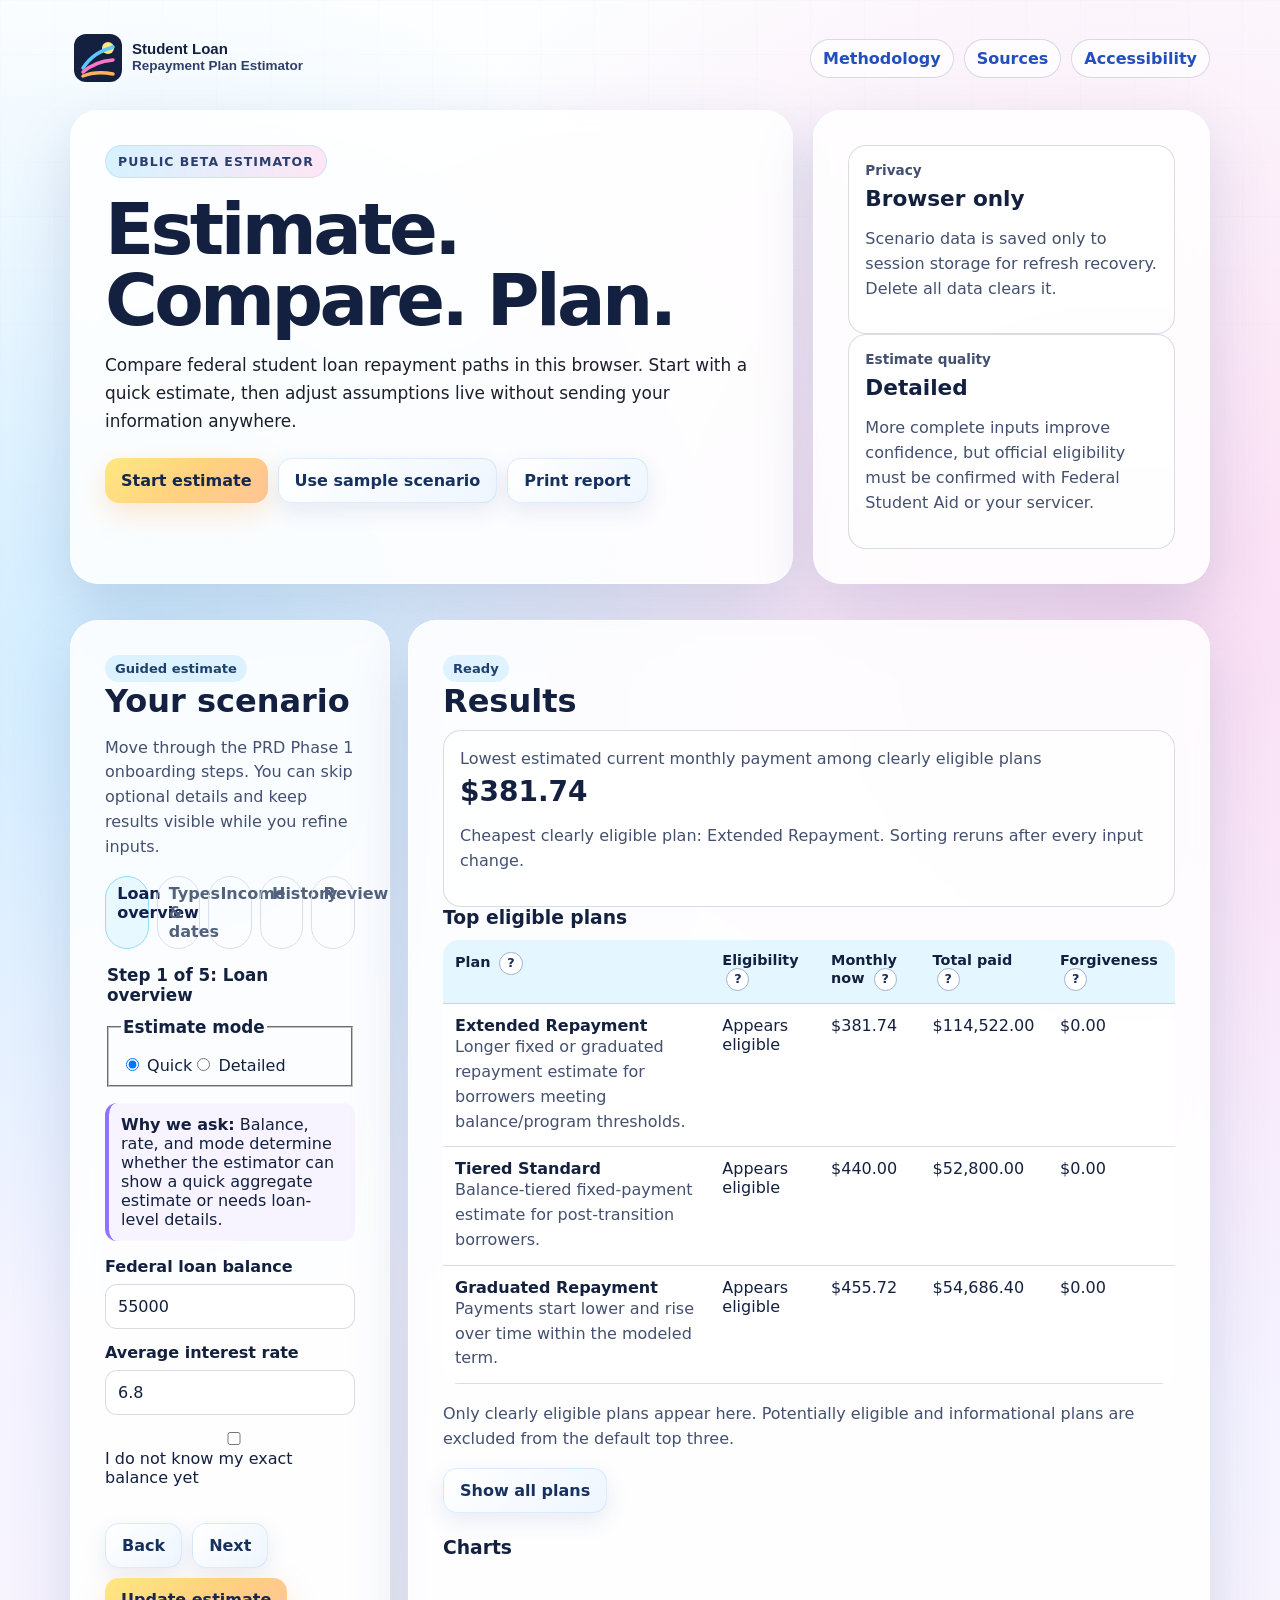
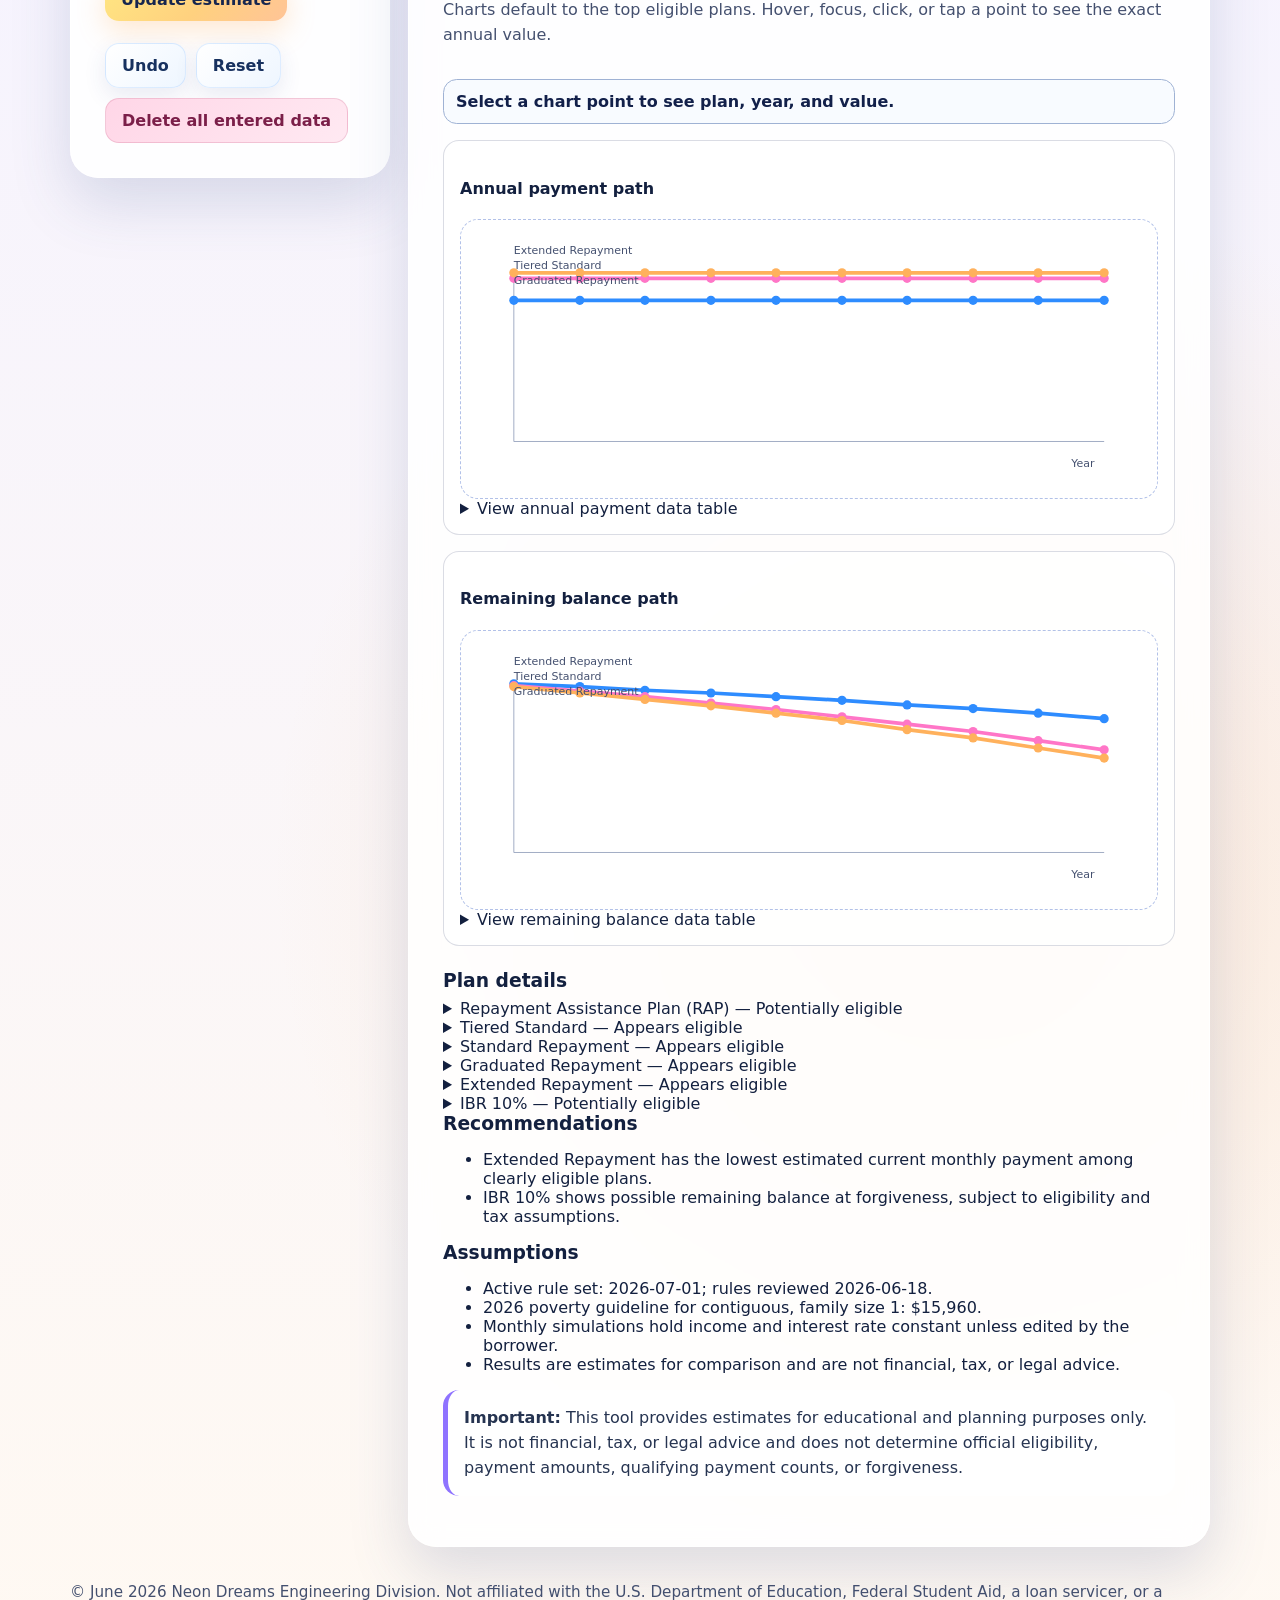
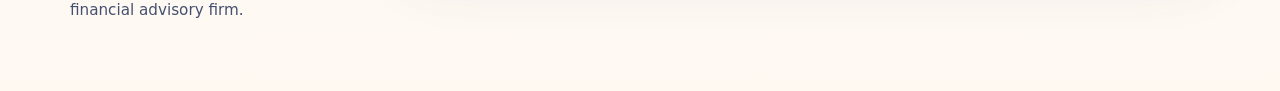
<file: index.html>
<!doctype html>
<html lang="en">
<head>
  <meta charset="utf-8">
  <meta name="viewport" content="width=device-width, initial-scale=1">
  <title>Student Loan Repayment Plan Estimator</title>
  <meta name="description" content="A privacy-first static estimator for comparing federal student loan repayment options.">
  <link rel="icon" href="./assets/brand/favicon.svg" type="image/svg+xml">
  <link rel="stylesheet" href="./css/tokens.css">
  <link rel="stylesheet" href="./css/base.css">
  <link rel="stylesheet" href="./css/layout.css">
  <link rel="stylesheet" href="./css/components.css">
  <link rel="stylesheet" href="./css/charts.css">
  <link rel="stylesheet" href="./css/utilities.css">
  <link rel="stylesheet" href="./css/print.css" media="print">
</head>
<body>
  <a class="skip-link" href="#main">Skip to main content</a>
  <div class="app">
    <header class="site-header">
      <a class="brand" href="./index.html" aria-label="Student Loan Repayment Plan Estimator home">
        <img src="./assets/brand/logo-horizontal.svg" alt="Student Loan Repayment Plan Estimator">
      </a>
      <nav class="nav" aria-label="Primary navigation">
        <a href="./methodology.html">Methodology</a>
        <a href="./sources.html">Sources</a>
        <a href="./accessibility.html">Accessibility</a>
      </nav>
    </header>

    <main id="main" class="stack">
      <section class="hero" aria-labelledby="hero-title">
        <div class="hero-card">
          <span class="eyebrow">Public beta estimator</span>
          <h1 id="hero-title">Estimate. Compare. Plan.</h1>
          <p class="lead">Compare federal student loan repayment paths in this browser. Start with a quick estimate, then adjust assumptions live without sending your information anywhere.</p>
          <div class="actions">
            <a class="button btn-primary" href="#estimator">Start estimate</a>
            <button class="btn-secondary" id="loadSampleBtn" type="button">Use sample scenario</button>
            <button class="btn-secondary" id="printBtn" type="button">Print report</button>
          </div>
        </div>
        <aside class="panel" aria-label="Project commitments">
          <div class="stat"><div class="label">Privacy</div><div class="value">Browser only</div><p class="note">Scenario data is saved only to session storage for refresh recovery. Delete all data clears it.</p></div>
          <div class="stat"><div class="label">Estimate quality</div><div class="value" id="qualityStat">Basic</div><p class="note">More complete inputs improve confidence, but official eligibility must be confirmed with Federal Student Aid or your servicer.</p></div>
        </aside>
      </section>

      <section class="workspace" id="estimator" aria-labelledby="form-title">
        <form class="panel onboarding" id="scenarioForm">
          <span class="chip">Guided estimate</span>
          <h2 id="form-title">Your scenario</h2>
          <p class="note">Move through the PRD Phase 1 onboarding steps. You can skip optional details and keep results visible while you refine inputs.</p>
          <ol class="stepper" aria-label="Estimator progress">
            <li data-step-indicator="1" class="active">Loan overview</li>
            <li data-step-indicator="2">Types & dates</li>
            <li data-step-indicator="3">Income</li>
            <li data-step-indicator="4">History</li>
            <li data-step-indicator="5">Review</li>
          </ol>
          <div id="validationMessages" class="error-summary" role="alert"></div>

          <fieldset class="onboarding-step" data-onboarding-step="1">
            <legend>Step 1 of 5: Loan overview</legend>
            <fieldset class="mode-toggle"><legend>Estimate mode</legend><label><input id="modeQuick" name="mode" type="radio" value="quick" checked> Quick</label><label><input id="modeDetailed" name="mode" type="radio" value="detailed"> Detailed</label></fieldset>
            <p class="why-we-ask"><strong>Why we ask:</strong> Balance, rate, and mode determine whether the estimator can show a quick aggregate estimate or needs loan-level details.</p>
            <div class="input-row"><label for="balanceDollars">Federal loan balance</label><input id="balanceDollars" type="number" min="0" step="500" value="55000" inputmode="decimal"></div>
            <div class="input-row"><label for="interestRatePercent">Average interest rate</label><input id="interestRatePercent" type="number" min="0" max="30" step="0.1" value="6.8" inputmode="decimal"></div>
            <label class="input-row"><span><input id="balanceUnknown" type="checkbox"> I do not know my exact balance yet</span></label>
            <div class="detailed-only" id="loanLevelEntry">
              <h3>Detailed loan entry starter</h3>
              <p class="note">Phase 1 adds the workflow shell for loan-level entries. Later phases will add repeatable loan cards and per-loan calculations.</p>
              <div class="input-row"><label for="loanNickname">Loan nickname</label><input id="loanNickname" type="text" value="Primary federal loan"></div>
              <div class="input-row"><label for="accruedInterestDollars">Accrued interest, if known</label><input id="accruedInterestDollars" type="number" min="0" step="100" value="0"></div>
            </div>
          </fieldset>

          <fieldset class="onboarding-step hidden" data-onboarding-step="2">
            <legend>Step 2 of 5: Loan types and dates</legend>
            <p class="why-we-ask"><strong>Why we ask:</strong> Program, type, disbursement dates, and consolidation history can change eligibility for Direct, FFEL, Perkins, Parent PLUS, legacy IDR, RAP, and Tiered Standard plans.</p>
            <div class="input-row"><label for="loanProgram">Loan program</label><select id="loanProgram"><option value="direct">Direct Loan</option><option value="ffel">FFEL</option><option value="perkins">Perkins</option><option value="unknown">I do not know</option></select></div>
            <div class="input-row"><label for="loanType">Loan type</label><select id="loanType"><option value="direct-unsubsidized">Direct unsubsidized/subsidized</option><option value="parent-plus">Parent PLUS</option><option value="consolidation">Consolidation loan</option><option value="unknown">I do not know</option></select></div>
            <div class="input-row"><label for="firstBorrowedDate">First borrowed date <span class="note">optional</span></label><input id="firstBorrowedDate" type="date" value="2020-09-01"></div>
            <div class="input-row"><label for="repaymentStartDate">Repayment start date <span class="note">optional</span></label><input id="repaymentStartDate" type="date" value="2021-11-01"></div>
            <label class="input-row"><span><input id="skipLoanDates" type="checkbox"> Skip exact dates for now</span></label>
            <label class="input-row"><span><input id="consolidated" type="checkbox"> Loan has consolidation history</span></label>
          </fieldset>

          <fieldset class="onboarding-step hidden" data-onboarding-step="3">
            <legend>Step 3 of 5: Income and household</legend>
            <p class="why-we-ask"><strong>Why we ask:</strong> Income, family size, filing status, and region drive discretionary-income formulas and estimate quality.</p>
            <div class="input-row"><label for="agiDollars">Adjusted gross income</label><input id="agiDollars" type="number" min="0" step="1000" value="65000" inputmode="decimal"></div>
            <div class="input-row"><label for="familySize">Family size</label><input id="familySize" type="number" min="1" step="1" value="1" inputmode="numeric"></div>
            <div class="input-row"><label for="povertyRegion">Poverty guideline region</label><select id="povertyRegion"><option value="contiguous">Contiguous states/DC</option><option value="alaska">Alaska</option><option value="hawaii">Hawaii</option></select></div>
            <div class="input-row"><label for="taxFilingStatus">Tax filing status</label><select id="taxFilingStatus"><option value="single">Single</option><option value="married-joint">Married filing jointly</option><option value="married-separate">Married filing separately</option><option value="unknown">I do not know yet</option></select></div>
            <div class="input-row"><label for="spouseAgiDollars">Spouse AGI, if applicable</label><input id="spouseAgiDollars" type="number" min="0" step="1000" value="0" inputmode="decimal"></div>
          </fieldset>

          <fieldset class="onboarding-step hidden" data-onboarding-step="4">
            <legend>Step 4 of 5: Forgiveness and repayment history</legend>
            <p class="why-we-ask"><strong>Why we ask:</strong> Existing IDR and PSLF months can change forgiveness timing and whether a low payment is actually useful.</p>
            <div class="input-row"><label for="pslfMonths">Current PSLF qualifying months</label><input id="pslfMonths" type="number" min="0" max="120" step="1" value="24" inputmode="numeric"></div>
            <div class="input-row"><label for="idrMonths">Current IDR qualifying months, if known</label><input id="idrMonths" type="number" min="0" max="360" step="1" value="0" inputmode="numeric"></div>
            <label class="input-row"><span><input id="publicService" type="checkbox" checked> Expect qualifying public-service employment</span></label>
            <label class="input-row"><span><input id="skipRepaymentHistory" type="checkbox"> Skip detailed repayment history for now</span></label>
          </fieldset>

          <fieldset class="onboarding-step hidden" data-onboarding-step="5">
            <legend>Step 5 of 5: Assumptions review</legend>
            <p class="why-we-ask"><strong>Why we ask:</strong> Assumptions make the estimate transparent and identify what would most improve confidence.</p>
            <div class="assumption-list" id="scenarioReview"></div>
            <p class="note">You can edit any prior step or update the estimate now. Results remain visible and recalculate after edits.</p>
          </fieldset>

          <div class="actions step-actions">
            <button class="btn-secondary" id="prevStepBtn" type="button">Back</button>
            <button class="btn-secondary" id="nextStepBtn" type="button">Next</button>
            <button class="btn-primary" type="submit">Update estimate</button>
          </div>
          <div class="actions"><button class="btn-secondary" id="undoBtn" type="button" disabled>Undo</button><button class="btn-secondary" id="resetBtn" type="button">Reset</button><button class="btn-danger" id="deleteBtn" type="button">Delete all entered data</button></div>
        </form>

        <section class="panel" aria-labelledby="results-title">
          <span class="chip" id="statusChip">Ready</span>
          <h2 id="results-title">Results</h2>
          <div id="liveStatus" class="visually-hidden" aria-live="polite"></div>
          <div class="result-card"><span class="note">Lowest estimated current monthly payment among clearly eligible plans</span><strong id="lowestPayment">—</strong><p class="note" id="sortSummary">Top plans sort by monthly payment, then projected total borrower payments.</p></div>
          <h3>Top eligible plans</h3>
          <div class="table-wrap"><table><thead><tr><th>Plan <button class="info-button" type="button" data-help="The federal repayment option being estimated.">?</button></th><th>Eligibility <button class="info-button" type="button" data-help="Whether the plan appears available based on your entries.">?</button></th><th>Monthly now <button class="info-button" type="button" data-help="Estimated required monthly payment using today’s inputs.">?</button></th><th>Total paid <button class="info-button" type="button" data-help="Projected borrower payments over the modeled path.">?</button></th><th>Forgiveness <button class="info-button" type="button" data-help="Projected remaining balance forgiven, before tax assumptions.">?</button></th></tr></thead><tbody id="topPlanRows"></tbody></table></div><p class="note" id="topPlanNote"></p><div id="tableHelp" class="table-help" role="status" aria-live="polite"></div>
          <button class="btn-secondary" id="toggleAllPlans" type="button">Show all plans</button>
          <div id="allPlansWrap" class="hidden"><h3>All modeled plans</h3><p class="note">Grouped by eligibility status so potentially eligible or unavailable plans do not occupy the default top-three positions.</p><div class="table-wrap"><table><thead><tr><th>Plan <button class="info-button" type="button" data-help="The federal repayment option being estimated.">?</button></th><th>Eligibility <button class="info-button" type="button" data-help="Whether the plan appears available based on your entries.">?</button></th><th>Monthly now <button class="info-button" type="button" data-help="Estimated required monthly payment using today’s inputs.">?</button></th><th>Annual now <button class="info-button" type="button" data-help="Estimated payments during the first 12 months.">?</button></th><th>Notes <button class="info-button" type="button" data-help="Missing information, disqualifying facts, or plan caveats.">?</button></th></tr></thead><tbody id="allPlanRows"></tbody></table></div></div>
          <section class="charts-panel" aria-labelledby="charts-title">
            <h3 id="charts-title">Charts</h3>
            <p class="note">Charts default to the top eligible plans. Hover, focus, click, or tap a point to see the exact annual value.</p>
            <div class="chart-callout" id="chartCallout" role="status" aria-live="polite">Select a chart point to see plan, year, and value.</div>
            <article class="chart-card" aria-labelledby="annual-chart-title">
              <h4 id="annual-chart-title">Annual payment path</h4>
              <div id="annualChart" class="chart-placeholder"></div>
              <details><summary>View annual payment data table</summary><div id="annualChartTable" class="table-wrap" aria-label="Annual payment data table"></div></details>
            </article>
            <article class="chart-card" aria-labelledby="balance-chart-title">
              <h4 id="balance-chart-title">Remaining balance path</h4>
              <div id="balanceChart" class="chart-placeholder"></div>
              <details><summary>View remaining balance data table</summary><div id="balanceChartTable" class="table-wrap" aria-label="Remaining balance data table"></div></details>
            </article>
          </section>
          <h3>Plan details</h3><div id="planDetails" class="plan-details"></div><h3>Recommendations</h3><ul id="recommendations"></ul><h3>Assumptions</h3>
          <ul id="assumptions"></ul>
          <p class="disclaimer"><strong>Important:</strong> This tool provides estimates for educational and planning purposes only. It is not financial, tax, or legal advice and does not determine official eligibility, payment amounts, qualifying payment counts, or forgiveness.</p>
        </section>
      </section>
    </main>

    <footer class="site-footer"><p>© June 2026 Neon Dreams Engineering Division. Not affiliated with the U.S. Department of Education, Federal Student Aid, a loan servicer, or a financial advisory firm.</p></footer>
  </div>
  <script type="module" src="./js/app.js"></script>
</body>
</html>
</file>
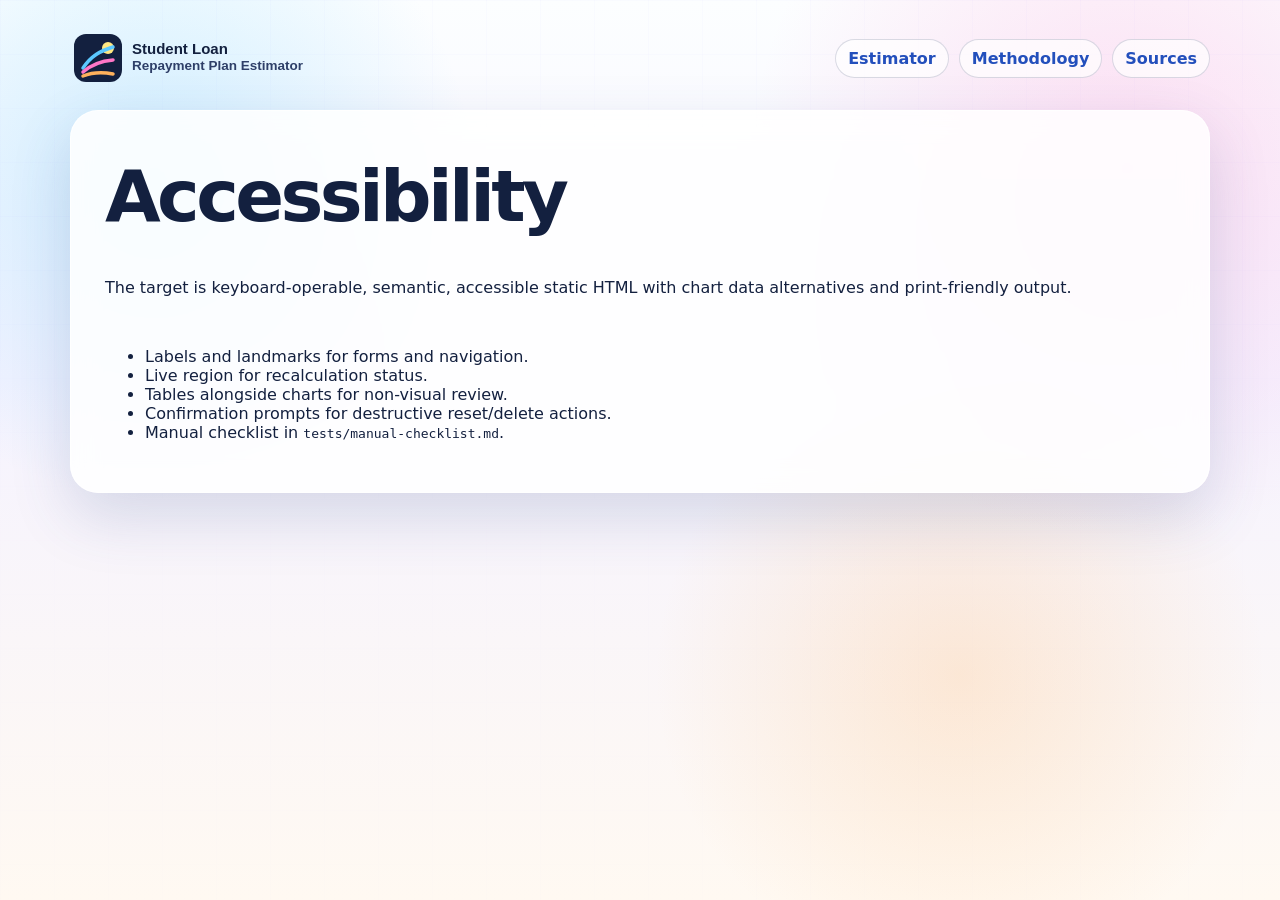
<file: accessibility.html>
<!doctype html><html lang="en"><head><meta charset="utf-8"><meta name="viewport" content="width=device-width, initial-scale=1"><title>Accessibility | Student Loan Repayment Plan Estimator</title><link rel="stylesheet" href="./css/tokens.css"><link rel="stylesheet" href="./css/base.css"><link rel="stylesheet" href="./css/layout.css"><link rel="stylesheet" href="./css/components.css"></head><body><div class="app"><header class="site-header"><a class="brand" href="./index.html"><img src="./assets/brand/logo-horizontal.svg" alt="Student Loan Repayment Plan Estimator"></a><nav class="nav"><a href="./index.html">Estimator</a><a href="./methodology.html">Methodology</a><a href="./sources.html">Sources</a></nav></header><main class="panel stack"><h1>Accessibility</h1><p>The target is keyboard-operable, semantic, accessible static HTML with chart data alternatives and print-friendly output.</p><ul><li>Labels and landmarks for forms and navigation.</li><li>Live region for recalculation status.</li><li>Tables alongside charts for non-visual review.</li><li>Confirmation prompts for destructive reset/delete actions.</li><li>Manual checklist in <code>tests/manual-checklist.md</code>.</li></ul></main></div></body></html>
</file>
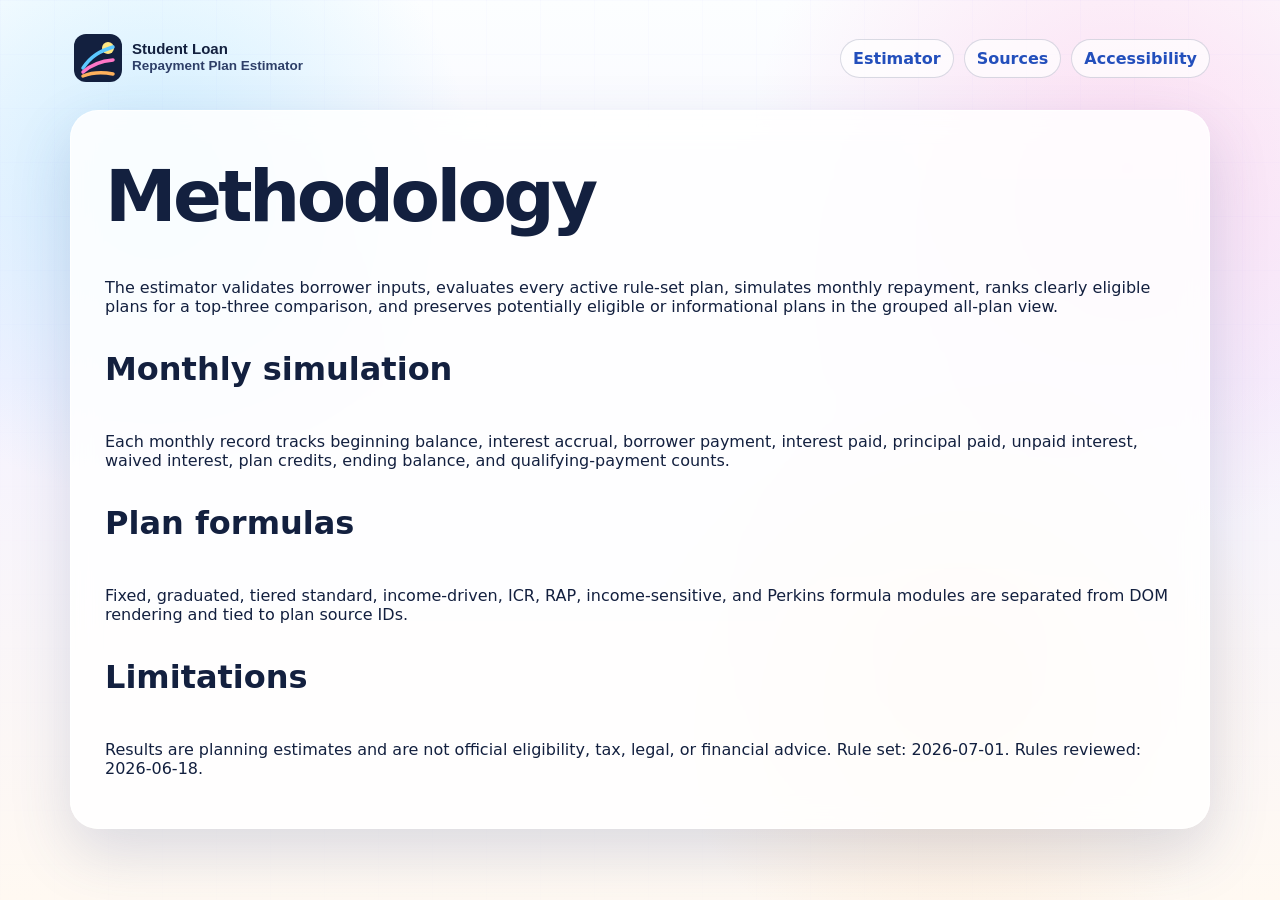
<file: methodology.html>
<!doctype html><html lang="en"><head><meta charset="utf-8"><meta name="viewport" content="width=device-width, initial-scale=1"><title>Methodology | Student Loan Repayment Plan Estimator</title><link rel="stylesheet" href="./css/tokens.css"><link rel="stylesheet" href="./css/base.css"><link rel="stylesheet" href="./css/layout.css"><link rel="stylesheet" href="./css/components.css"></head><body><div class="app"><header class="site-header"><a class="brand" href="./index.html"><img src="./assets/brand/logo-horizontal.svg" alt="Student Loan Repayment Plan Estimator"></a><nav class="nav"><a href="./index.html">Estimator</a><a href="./sources.html">Sources</a><a href="./accessibility.html">Accessibility</a></nav></header><main class="panel stack"><h1>Methodology</h1><p>The estimator validates borrower inputs, evaluates every active rule-set plan, simulates monthly repayment, ranks clearly eligible plans for a top-three comparison, and preserves potentially eligible or informational plans in the grouped all-plan view.</p><h2>Monthly simulation</h2><p>Each monthly record tracks beginning balance, interest accrual, borrower payment, interest paid, principal paid, unpaid interest, waived interest, plan credits, ending balance, and qualifying-payment counts.</p><h2>Plan formulas</h2><p>Fixed, graduated, tiered standard, income-driven, ICR, RAP, income-sensitive, and Perkins formula modules are separated from DOM rendering and tied to plan source IDs.</p><h2>Limitations</h2><p>Results are planning estimates and are not official eligibility, tax, legal, or financial advice. Rule set: 2026-07-01. Rules reviewed: 2026-06-18.</p></main></div></body></html>
</file>
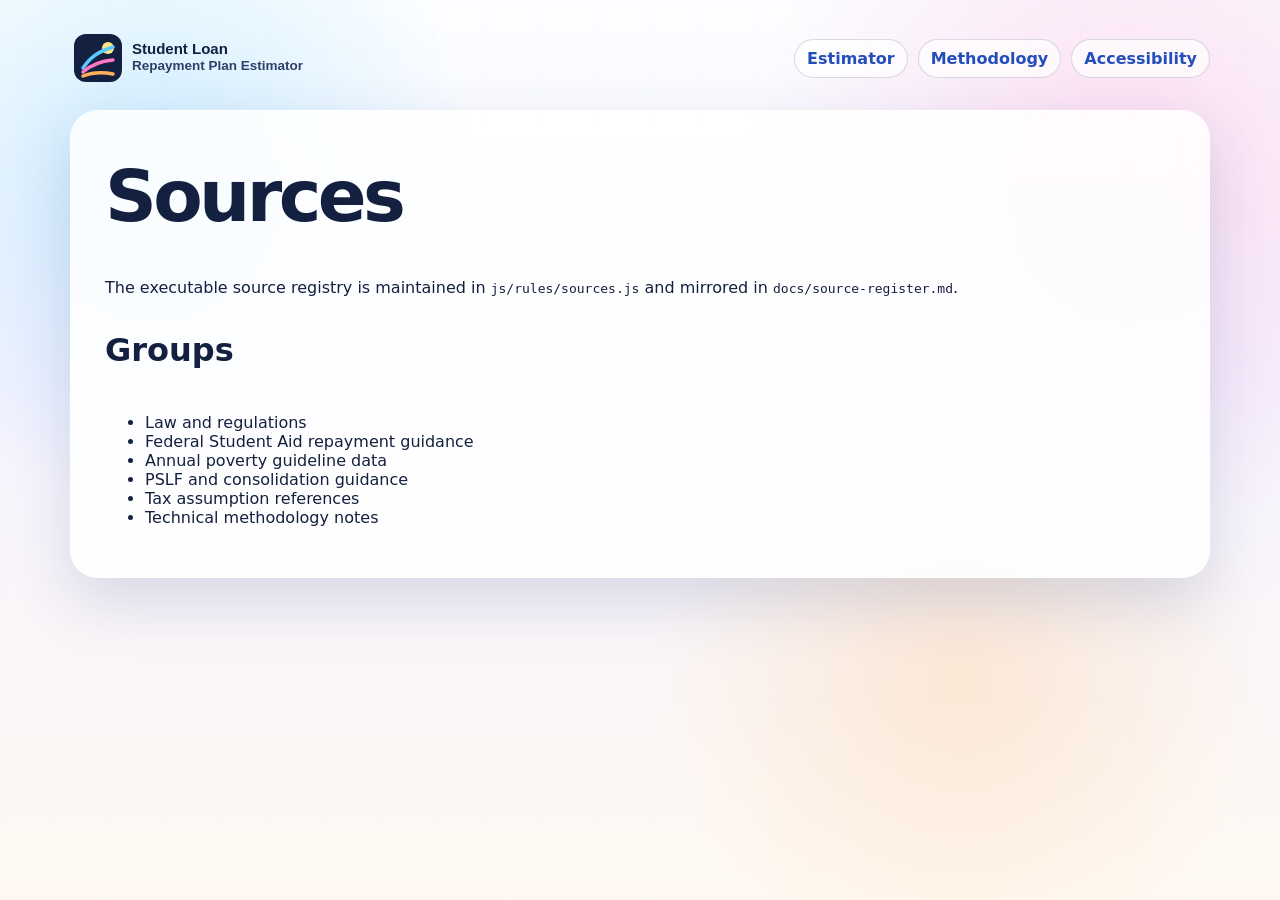
<file: sources.html>
<!doctype html><html lang="en"><head><meta charset="utf-8"><meta name="viewport" content="width=device-width, initial-scale=1"><title>Sources | Student Loan Repayment Plan Estimator</title><link rel="stylesheet" href="./css/tokens.css"><link rel="stylesheet" href="./css/base.css"><link rel="stylesheet" href="./css/layout.css"><link rel="stylesheet" href="./css/components.css"></head><body><div class="app"><header class="site-header"><a class="brand" href="./index.html"><img src="./assets/brand/logo-horizontal.svg" alt="Student Loan Repayment Plan Estimator"></a><nav class="nav"><a href="./index.html">Estimator</a><a href="./methodology.html">Methodology</a><a href="./accessibility.html">Accessibility</a></nav></header><main class="panel stack"><h1>Sources</h1><p>The executable source registry is maintained in <code>js/rules/sources.js</code> and mirrored in <code>docs/source-register.md</code>.</p><h2>Groups</h2><ul><li>Law and regulations</li><li>Federal Student Aid repayment guidance</li><li>Annual poverty guideline data</li><li>PSLF and consolidation guidance</li><li>Tax assumption references</li><li>Technical methodology notes</li></ul></main></div></body></html>
</file>
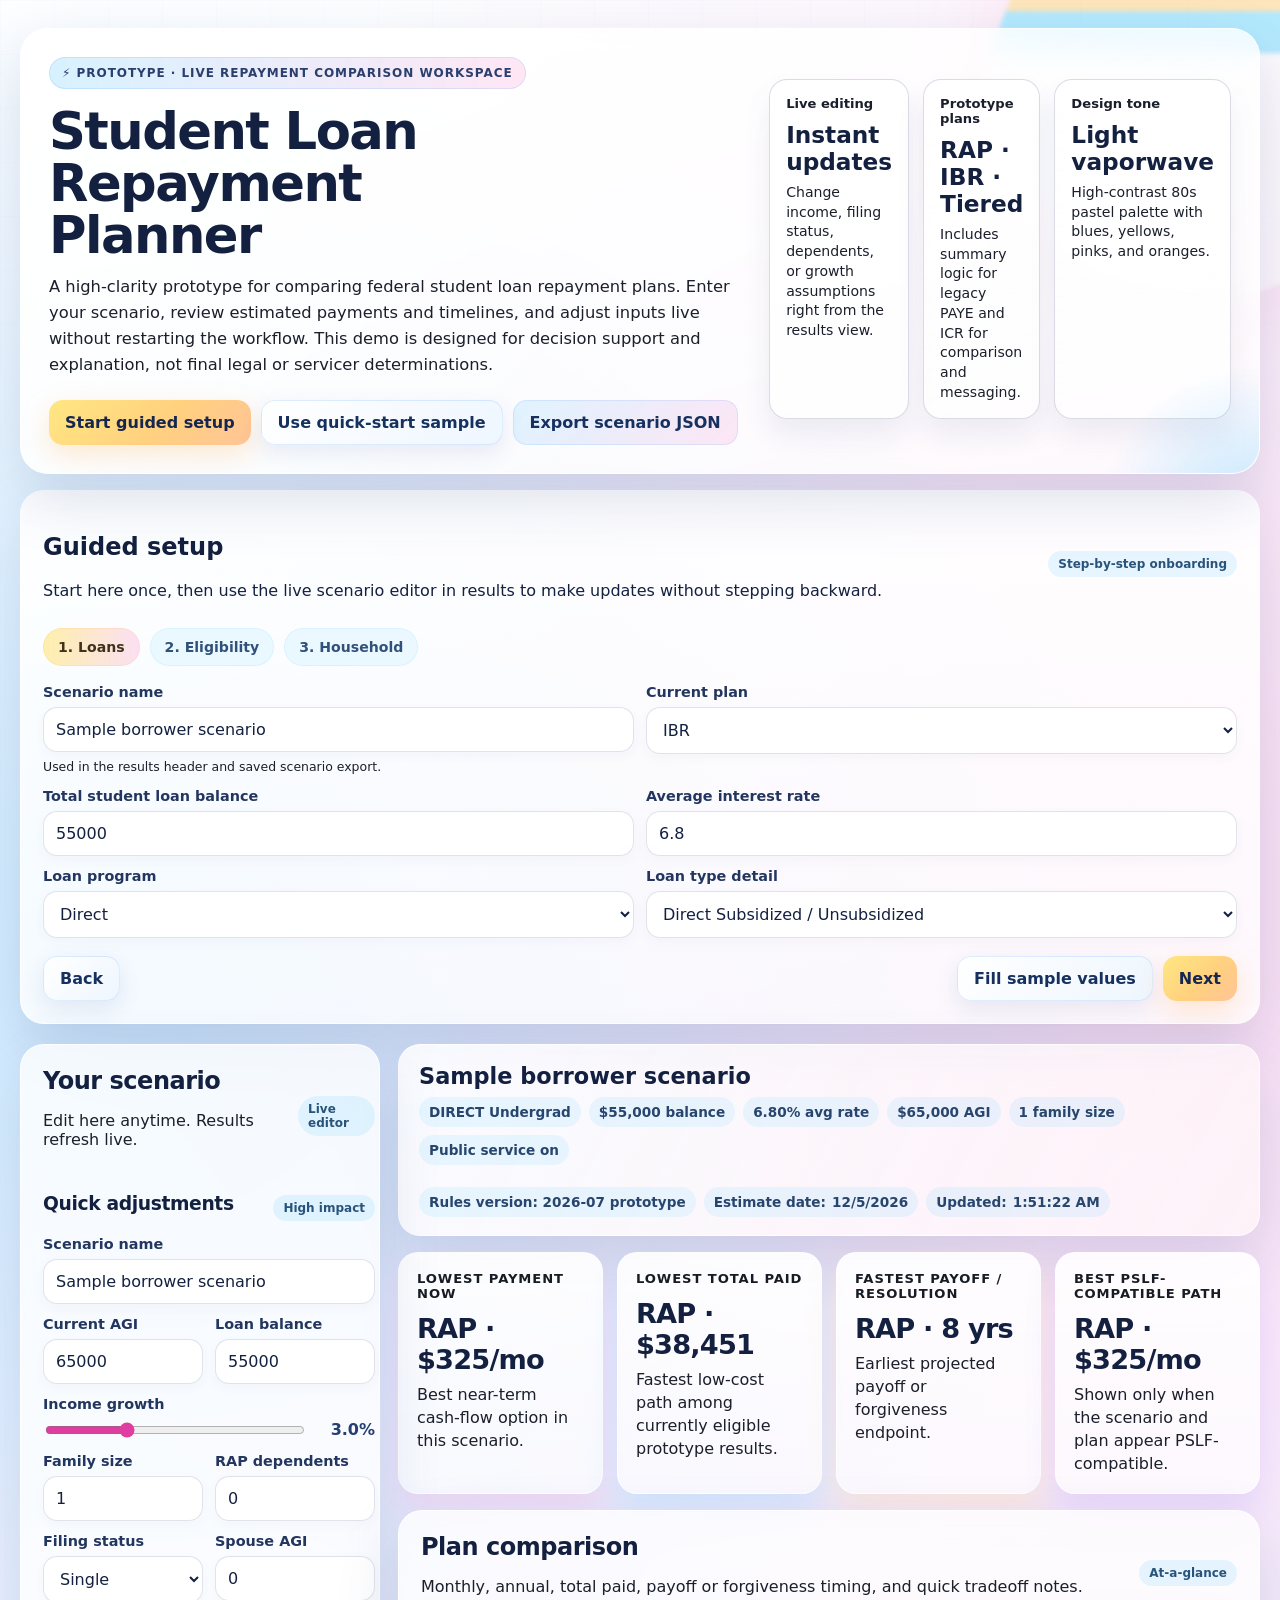
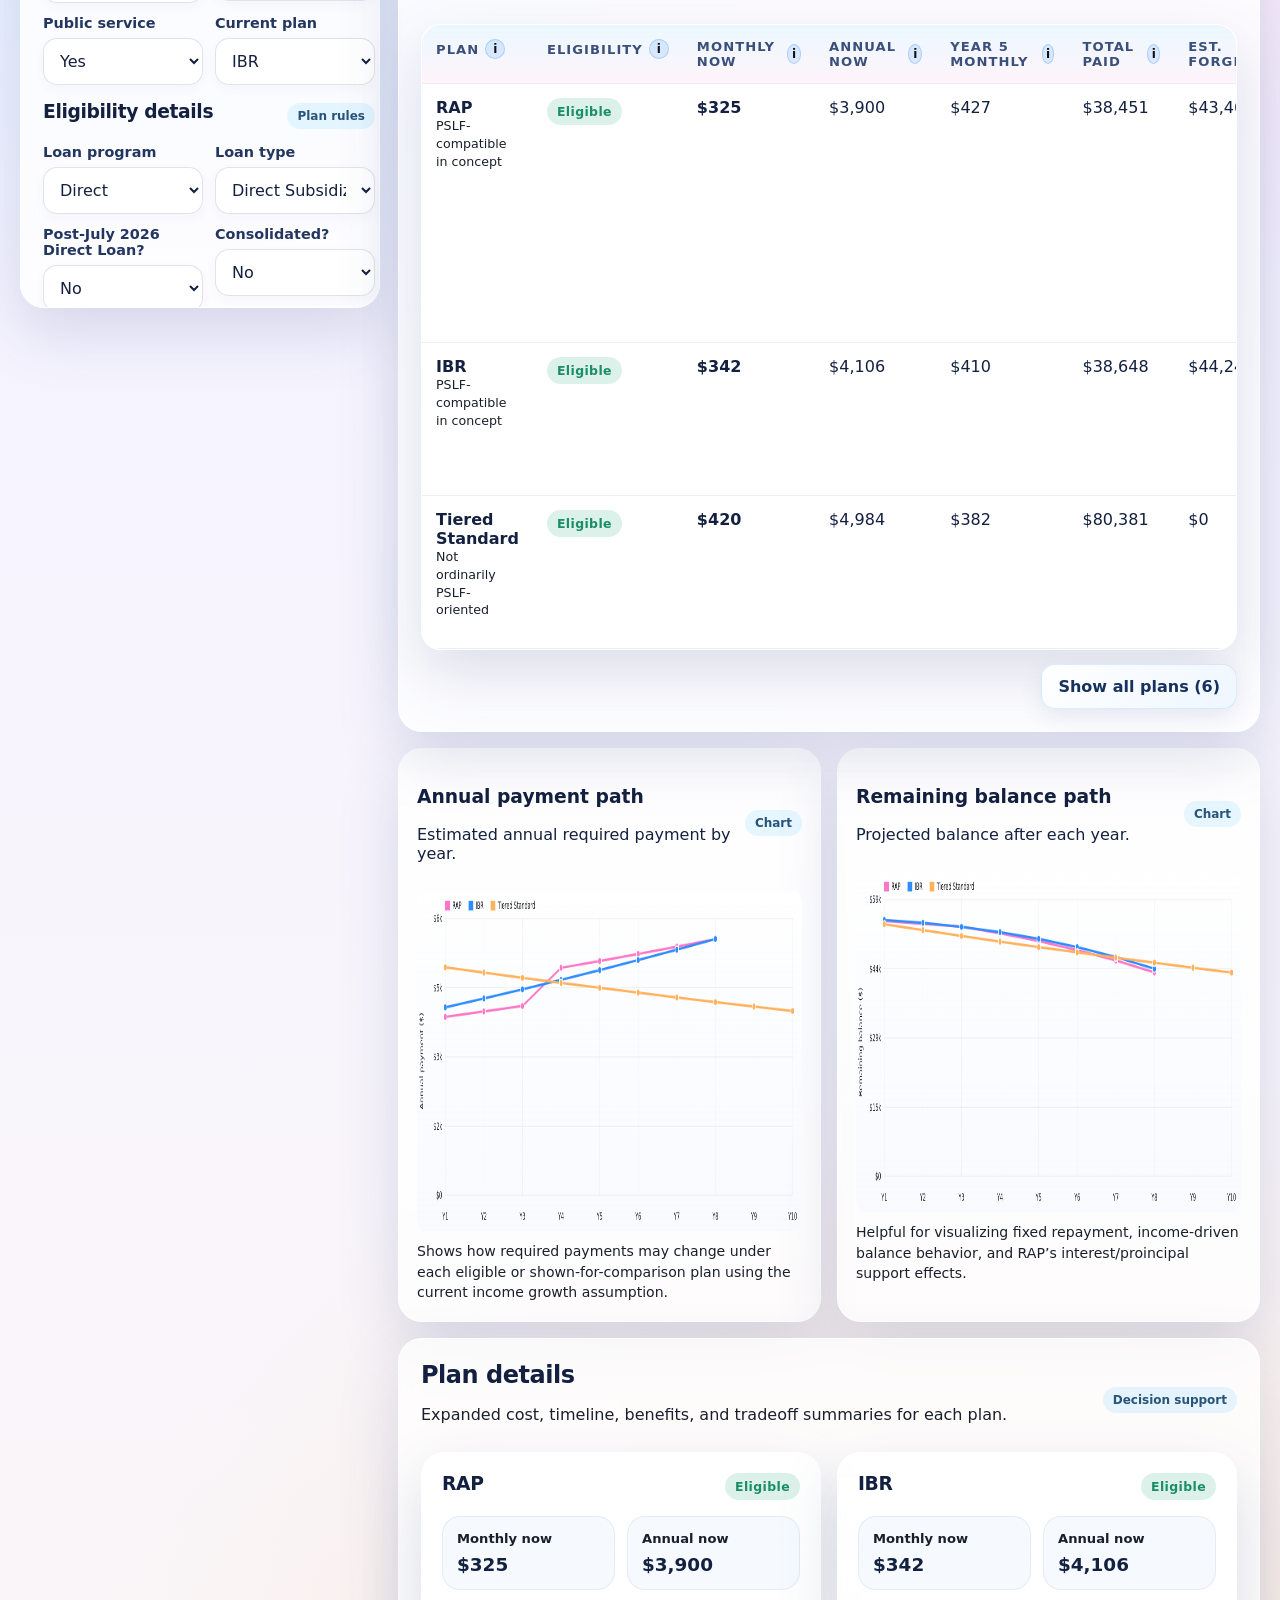
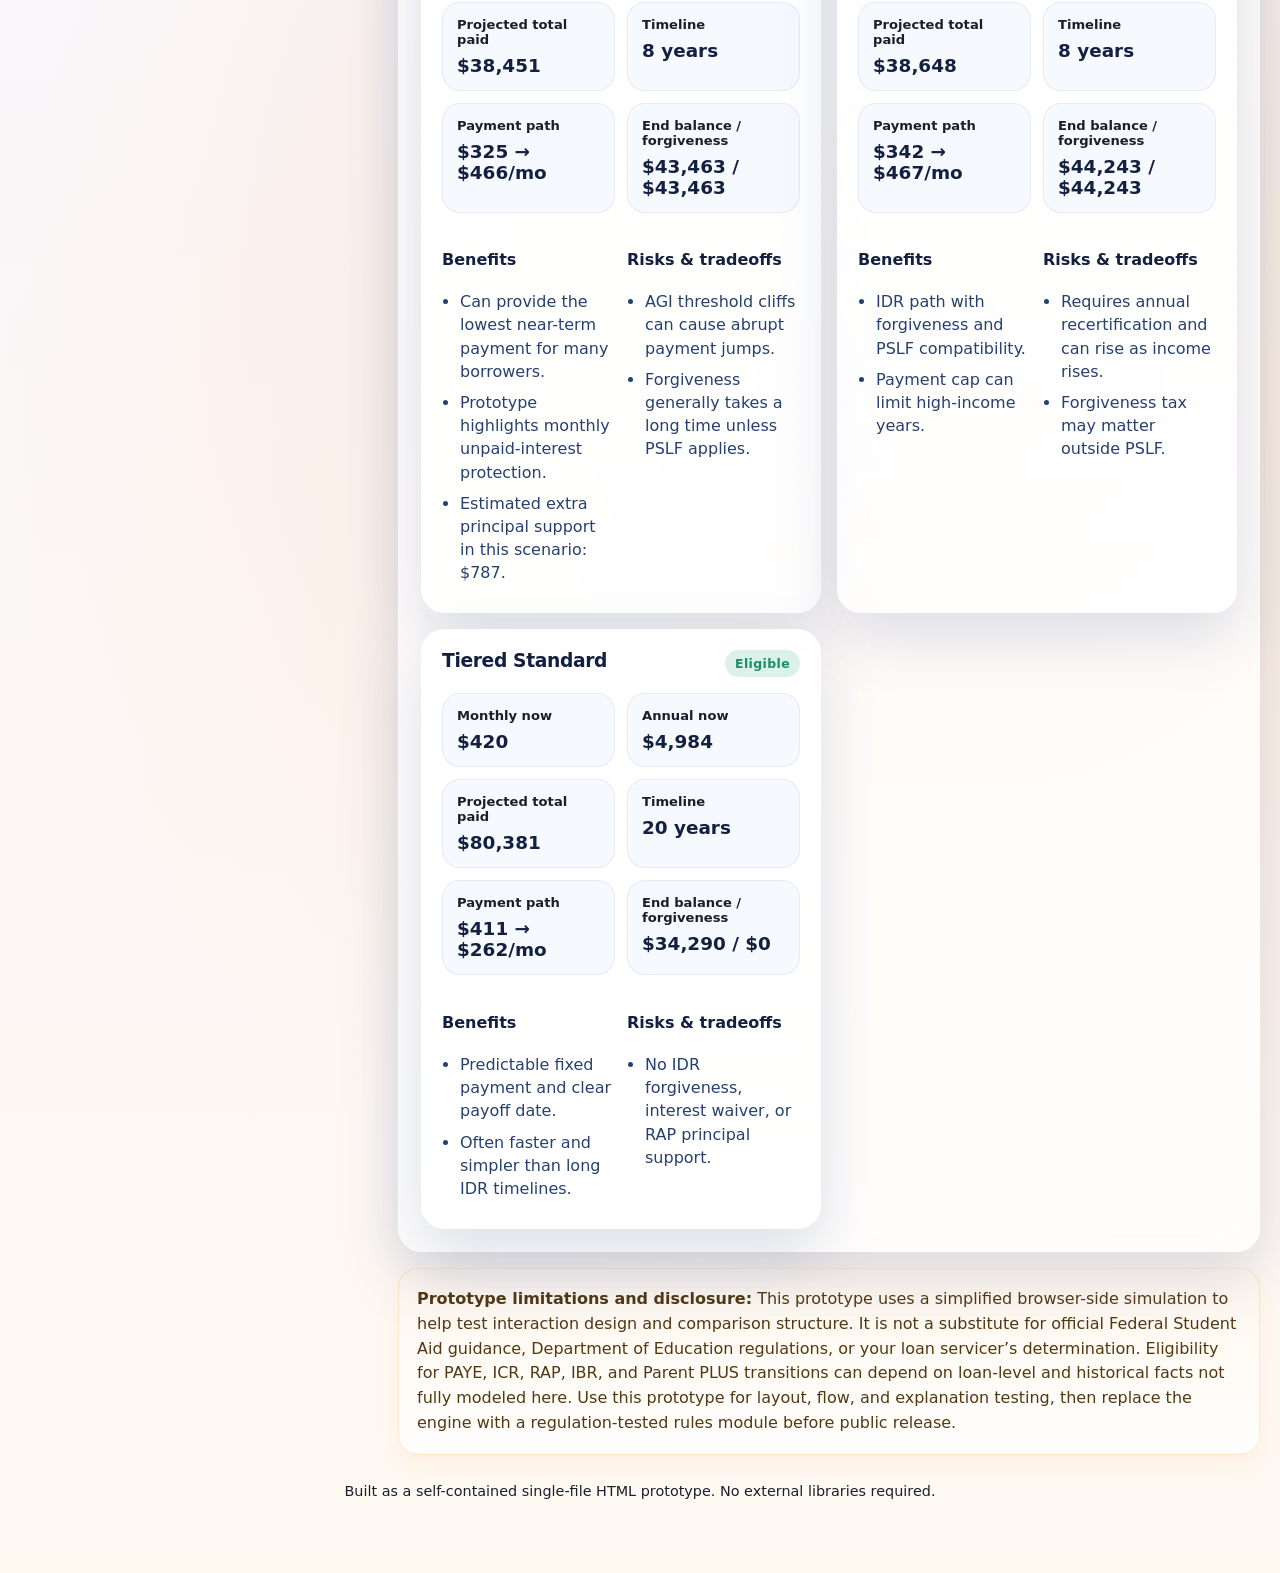
<file: student-loan-planner-prototype-V2.html>
<!DOCTYPE html>
<html lang="en">
<head>
  <meta charset="UTF-8" />
  <meta name="viewport" content="width=device-width, initial-scale=1.0" />
  <title>Student Loan Repayment Planner Prototype</title>
  <style>
    :root {
      --bg-1: #f8fbff;
      --bg-2: #eef2ff;
      --surface: rgba(255,255,255,0.78);
      --surface-strong: rgba(255,255,255,0.92);
      --text: #13203f;
      --muted: #1a1f2b;
      --line: rgba(25,42,89,0.16);
      --shadow: 0 24px 60px rgba(61, 84, 138, 0.18);
      --blue: #5bc8ff;
      --blue-strong: #2e8cff;
      --pink: #ff76c7;
      --pink-strong: #df3ea0;
      --orange: #ffb15c;
      --yellow: #ffe782;
      --mint: #8ff4d6;
      --purple: #8f73ff;
      --success: #1a8e66;
      --danger: #b43b63;
      --warning: #9e6700;
      --glow-1: rgba(91, 200, 255, 0.28);
      --glow-2: rgba(255, 118, 199, 0.22);
      --glow-3: rgba(255, 177, 92, 0.22);
      --grid: rgba(116, 96, 255, 0.11);
      --mono: ui-monospace, SFMono-Regular, Menlo, Consolas, monospace;
      --sans: Inter, ui-sans-serif, system-ui, -apple-system, BlinkMacSystemFont, "Segoe UI", sans-serif;
    }

    * { box-sizing: border-box; }
    html, body { margin: 0; min-height: 100%; }
    body {
      font-family: var(--sans);
      color: var(--text);
      background:
        radial-gradient(circle at 12% 20%, var(--glow-1), transparent 24%),
        radial-gradient(circle at 88% 18%, var(--glow-2), transparent 28%),
        radial-gradient(circle at 75% 75%, var(--glow-3), transparent 26%),
        linear-gradient(180deg, #fcfeff 0%, #f5f3ff 38%, #fff9f2 100%);
      position: relative;
      overflow-x: hidden;
    }
    body::before {
      content: "";
      position: fixed;
      inset: 0;
      pointer-events: none;
      background-image:
        linear-gradient(var(--grid) 1px, transparent 1px),
        linear-gradient(90deg, var(--grid) 1px, transparent 1px);
      background-size: 54px 54px;
      mask-image: linear-gradient(180deg, rgba(0,0,0,.18), rgba(0,0,0,.02) 70%);
      z-index: 0;
    }
    .sun {
      position: fixed;
      width: 420px;
      height: 420px;
      border-radius: 50%;
      right: -130px;
      top: -120px;
      background:
        linear-gradient(180deg, rgba(255,255,255,.88) 0, rgba(255,255,255,.4) 11%, rgba(255,126,186,.58) 11.5%, rgba(255,126,186,.58) 21%, rgba(255,214,128,.8) 21.5%, rgba(255,214,128,.8) 31%, rgba(100,220,255,.72) 31.5%, rgba(100,220,255,.72) 41%, rgba(255,255,255,.75) 41.5%, rgba(255,255,255,.75) 100%);
      opacity: .66;
      filter: blur(2px);
      box-shadow: 0 0 80px rgba(255,133,197,.25);
      z-index: 0;
    }

    .app {
      position: relative;
      z-index: 1;
      max-width: 1500px;
      margin: 0 auto;
      padding: 28px 20px 60px;
    }

    .hero {
      background: linear-gradient(135deg, rgba(255,255,255,.93), rgba(255,255,255,.72));
      border: 1px solid rgba(255,255,255,.7);
      backdrop-filter: blur(14px);
      box-shadow: var(--shadow);
      border-radius: 28px;
      padding: 28px;
      position: relative;
      overflow: hidden;
    }
    .hero::after {
      content: "";
      position: absolute;
      inset: auto -12% -45% auto;
      width: 320px;
      height: 320px;
      background: radial-gradient(circle, rgba(91,200,255,.35), transparent 65%);
      pointer-events: none;
    }
    .eyebrow {
      display: inline-flex;
      align-items: center;
      gap: 8px;
      padding: 8px 12px;
      border-radius: 999px;
      font-size: 12px;
      font-weight: 700;
      letter-spacing: .08em;
      text-transform: uppercase;
      background: linear-gradient(90deg, rgba(91,200,255,.24), rgba(255,118,199,.18));
      border: 1px solid rgba(46,140,255,.15);
      color: #2a3f6d;
    }
    .hero h1 {
      margin: 16px 0 12px;
      font-size: clamp(2rem, 4vw, 3.65rem);
      line-height: 1.02;
      letter-spacing: -0.03em;
      max-width: 11ch;
    }
    .hero p.lead {
      margin: 0;
      max-width: 70ch;
      color: #1a1f2b;
      line-height: 1.6;
      font-size: 1.02rem;
    }
    .hero-grid {
      display: grid;
      grid-template-columns: 2.2fr 1fr;
      gap: 20px;
      align-items: start;
    }
    .stat-ribbon {
      display: grid;
      grid-template-columns: repeat(3, 1fr);
      gap: 14px;
      margin-top: 22px;
    }
    .mini-stat {
      background: linear-gradient(180deg, rgba(255,255,255,.9), rgba(255,255,255,.62));
      border: 1px solid var(--line);
      border-radius: 18px;
      padding: 16px;
      min-height: 112px;
      box-shadow: 0 16px 28px rgba(33,52,111,.08);
    }
    .mini-stat .label { font-size: 0.82rem; color: #1a1f2b; font-weight: 600; }
    .mini-stat .value { font-size: 1.45rem; font-weight: 800; margin-top: 10px; }
    .mini-stat .sub { margin-top: 8px; color: #1a1f2b; font-size: .88rem; line-height: 1.4; }

    .top-actions {
      display: flex;
      gap: 10px;
      flex-wrap: wrap;
      margin-top: 22px;
    }

    .button, button, .file-link {
      appearance: none;
      border: 0;
      border-radius: 14px;
      padding: 12px 16px;
      font: inherit;
      cursor: pointer;
      transition: transform .16s ease, box-shadow .16s ease, opacity .16s ease, background .16s ease;
      text-decoration: none;
      display: inline-flex;
      align-items: center;
      justify-content: center;
      gap: 8px;
    }
    .button:hover, button:hover, .file-link:hover { transform: translateY(-1px); }
    .btn-primary {
      color: #16264f;
      background: linear-gradient(135deg, var(--yellow), #ffd17f 55%, #ffc497);
      box-shadow: 0 10px 28px rgba(255,175,92,.28);
      font-weight: 800;
    }
    .btn-secondary {
      color: #17315f;
      background: linear-gradient(135deg, #ffffff, #eef6ff);
      border: 1px solid rgba(46,140,255,.15);
      box-shadow: 0 8px 22px rgba(51,70,138,.10);
      font-weight: 700;
    }
    .btn-tertiary {
      color: #17315f;
      background: linear-gradient(135deg, rgba(91,200,255,.18), rgba(255,118,199,.16));
      border: 1px solid rgba(46,140,255,.12);
      font-weight: 700;
    }
    .btn-danger {
      background: linear-gradient(135deg, #ffd6e7, #ffe9f2);
      color: #7b1f49;
      border: 1px solid rgba(180,59,99,.18);
      font-weight: 700;
    }

    .hidden { display: none !important; }

    .workspace {
      display: grid;
      grid-template-columns: 360px minmax(0, 1fr);
      gap: 18px;
      margin-top: 20px;
      align-items: start;
    }
    .panel {
      background: var(--surface);
      border: 1px solid rgba(255,255,255,.78);
      backdrop-filter: blur(14px);
      box-shadow: var(--shadow);
      border-radius: 24px;
      padding: 22px;
    }
    .panel h2, .panel h3 {
      margin: 0 0 10px;
      letter-spacing: -0.02em;
    }
    .panel p.note, .muted { color: #1a1f2b; }

    .sidebar {
      position: sticky;
      top: 18px;
      display: flex;
      flex-direction: column;
      gap: 16px;
      max-height: calc(100vh - 36px);
      overflow: auto;
      padding-right: 4px;
    }
    .sidebar::-webkit-scrollbar { width: 8px; }
    .sidebar::-webkit-scrollbar-thumb {
      background: rgba(137,120,255,.25);
      border-radius: 999px;
    }

    .section-label {
      display: flex;
      align-items: center;
      justify-content: space-between;
      margin-bottom: 12px;
      gap: 12px;
    }
    .section-label .chip {
      display: inline-flex;
      align-items: center;
      gap: 6px;
      border-radius: 999px;
      padding: 6px 10px;
      background: rgba(91,200,255,.15);
      font-size: 12px;
      font-weight: 700;
      color: #28537a;
    }

    .field-grid {
      display: grid;
      grid-template-columns: 1fr 1fr;
      gap: 12px;
    }
    .field {
      display: flex;
      flex-direction: column;
      gap: 7px;
    }
    .field.full { grid-column: 1 / -1; }
    .field label {
      font-size: .9rem;
      font-weight: 700;
      color: #23365f;
    }
    .field small {
      color: #1a1f2b;
      font-size: .78rem;
      line-height: 1.35;
    }
    input, select, textarea {
      width: 100%;
      border-radius: 14px;
      border: 1px solid rgba(36,57,111,.14);
      background: rgba(255,255,255,.92);
      color: var(--text);
      padding: 12px 12px;
      font: inherit;
      box-shadow: inset 0 1px 0 rgba(255,255,255,.95), 0 4px 12px rgba(70,88,140,.04);
    }
    input:focus, select:focus, textarea:focus {
      outline: 3px solid rgba(91,200,255,.22);
      border-color: rgba(46,140,255,.45);
    }
    input[type="range"] {
      padding: 0;
      box-shadow: none;
      accent-color: var(--pink-strong);
      background: transparent;
    }
    .range-row {
      display: flex;
      align-items: center;
      gap: 10px;
    }
    .range-row output {
      min-width: 58px;
      text-align: right;
      font-weight: 800;
      color: #263f6f;
    }
    .radio-row, .check-row {
      display: flex;
      flex-wrap: wrap;
      gap: 8px;
    }
    .choice {
      position: relative;
      display: inline-flex;
      align-items: center;
      gap: 8px;
      padding: 10px 12px;
      border-radius: 14px;
      background: rgba(255,255,255,.8);
      border: 1px solid rgba(36,57,111,.12);
      cursor: pointer;
      color: #20345e;
      font-weight: 700;
      font-size: .92rem;
    }
    .choice input { width: auto; margin: 0; }

    .toolbar {
      display: flex;
      gap: 10px;
      flex-wrap: wrap;
      margin-top: 14px;
    }

    .main {
      display: flex;
      flex-direction: column;
      gap: 16px;
      min-width: 0;
    }

    .scenario-banner {
      display: flex;
      gap: 14px;
      justify-content: space-between;
      align-items: center;
      flex-wrap: wrap;
      background: linear-gradient(120deg, rgba(255,255,255,.85), rgba(255,245,249,.8));
      border: 1px solid rgba(255,255,255,.8);
      border-radius: 22px;
      padding: 18px 20px;
      box-shadow: var(--shadow);
    }
    .scenario-title h2 { margin: 0; font-size: 1.4rem; }
    .pill-row { display: flex; gap: 8px; flex-wrap: wrap; margin-top: 8px; }
    .pill {
      display: inline-flex;
      align-items: center;
      gap: 6px;
      padding: 7px 10px;
      border-radius: 999px;
      background: rgba(91,200,255,.12);
      color: #28466d;
      font-size: .85rem;
      font-weight: 700;
    }
    .status-pill.success { background: rgba(31,163,120,.15); color: var(--success); }
    .status-pill.warn { background: rgba(255,179,79,.16); color: var(--warning); }
    .status-pill.danger { background: rgba(180,59,99,.14); color: var(--danger); }

    .summary-grid {
      display: grid;
      grid-template-columns: repeat(4, minmax(0,1fr));
      gap: 14px;
    }
    .summary-card {
      padding: 18px;
      border-radius: 20px;
      border: 1px solid rgba(255,255,255,.8);
      box-shadow: 0 12px 26px rgba(45,61,118,.1);
      background: linear-gradient(180deg, rgba(255,255,255,.92), rgba(255,255,255,.7));
      min-height: 145px;
    }
    .summary-card .headline {
      font-size: .82rem;
      text-transform: uppercase;
      letter-spacing: .07em;
      font-weight: 800;
      color: #171b24;
    }
    .summary-card .metric {
      font-size: 1.7rem;
      font-weight: 800;
      margin: 12px 0 8px;
      letter-spacing: -.03em;
    }
    .summary-card p { margin: 0; color: #1a1f2b; line-height: 1.45; }
    .accent-blue { box-shadow: 0 16px 32px rgba(91,200,255,.2); }
    .accent-pink { box-shadow: 0 16px 32px rgba(255,118,199,.18); }
    .accent-yellow { box-shadow: 0 16px 32px rgba(255,210,104,.18); }
    .accent-purple { box-shadow: 0 16px 32px rgba(143,115,255,.16); }

    .table-shell {
      overflow: auto;
      border-radius: 20px;
      border: 1px solid rgba(255,255,255,.82);
      background: linear-gradient(180deg, rgba(255,255,255,.95), rgba(255,255,255,.82));
      box-shadow: var(--shadow);
    }
    table {
      width: 100%;
      border-collapse: collapse;
      min-width: 960px;
    }
    th, td {
      padding: 14px 14px;
      border-bottom: 1px solid rgba(25,42,89,.08);
      vertical-align: top;
      text-align: left;
    }
    th {
      background: linear-gradient(180deg, rgba(91,200,255,.12), rgba(255,118,199,.08));
      font-size: .82rem;
      text-transform: uppercase;
      letter-spacing: .08em;
      color: #3a507b;
      position: sticky;
      top: 0;
      z-index: 1;
    }
    tbody tr:hover { background: rgba(91,200,255,.06); }
    .plan-name { font-weight: 800; }
    .eligibility {
      display: inline-flex;
      align-items: center;
      border-radius: 999px;
      padding: 6px 10px;
      font-weight: 800;
      font-size: .78rem;
      letter-spacing: .03em;
      white-space: nowrap;
    }
    .eligibility.eligible { background: rgba(31,163,120,.15); color: var(--success); }
    .eligibility.maybe { background: rgba(255,179,79,.18); color: var(--warning); }
    .eligibility.no { background: rgba(180,59,99,.14); color: var(--danger); }
    .tiny { font-size: .79rem; color: #1a1f2b; line-height: 1.4; }
    .value-strong { font-weight: 800; }

    .cards-grid {
      display: grid;
      grid-template-columns: repeat(2, minmax(0,1fr));
      gap: 16px;
    }
    .plan-card {
      border-radius: 24px;
      padding: 20px;
      background: linear-gradient(180deg, rgba(255,255,255,.92), rgba(255,255,255,.74));
      border: 1px solid rgba(255,255,255,.82);
      box-shadow: var(--shadow);
      display: flex;
      flex-direction: column;
      gap: 16px;
    }
    .plan-card.ineligible { opacity: .72; }
    .plan-header { display: flex; align-items: flex-start; justify-content: space-between; gap: 12px; }
    .plan-header h3 { margin: 0 0 6px; }
    .subgrid {
      display: grid;
      grid-template-columns: repeat(2, minmax(0,1fr));
      gap: 12px;
    }
    .metric-block {
      border-radius: 18px;
      padding: 14px;
      background: rgba(245,249,255,.85);
      border: 1px solid rgba(36,57,111,.08);
    }
    .metric-block .label { color: #1a1f2b; font-size: .82rem; font-weight: 700; }
    .metric-block .figure { font-weight: 800; font-size: 1.15rem; margin-top: 8px; }
    .benefits, .risks {
      padding-left: 18px;
      margin: 0;
      color: #27406f;
    }
    .benefits li, .risks li { margin-bottom: 8px; line-height: 1.45; }

    .chart-grid {
      display: grid;
      grid-template-columns: repeat(2, minmax(0,1fr));
      gap: 16px;
    }
    .chart-card {
      border-radius: 24px;
      padding: 18px;
      background: linear-gradient(180deg, rgba(255,255,255,.92), rgba(255,255,255,.78));
      border: 1px solid rgba(255,255,255,.82);
      box-shadow: var(--shadow);
      min-height: 430px;
    }
    .chart-card canvas { width: 100%; height: 340px; display: block; }
    .chart-meta {
      color: #1a1f2b;
      font-size: .88rem;
      line-height: 1.45;
      margin-top: 10px;
    }

    .disclaimer {
      padding: 18px;
      border-radius: 20px;
      background: linear-gradient(180deg, rgba(255,247,237,.88), rgba(255,255,255,.78));
      border: 1px solid rgba(255,181,92,.28);
      color: #523912;
      line-height: 1.55;
      box-shadow: 0 10px 24px rgba(255,177,92,.12);
    }

    .onboarding {
      margin-top: 16px;
      background: linear-gradient(180deg, rgba(255,255,255,.92), rgba(255,255,255,.76));
      border-radius: 24px;
      padding: 22px;
      border: 1px solid rgba(255,255,255,.82);
      box-shadow: var(--shadow);
    }
    .steps {
      display: flex;
      flex-wrap: wrap;
      gap: 10px;
      margin-bottom: 18px;
    }
    .step {
      border-radius: 999px;
      padding: 10px 14px;
      background: rgba(91,200,255,.1);
      color: #31517a;
      font-weight: 800;
      font-size: .88rem;
      border: 1px solid rgba(91,200,255,.12);
    }
    .step.active {
      background: linear-gradient(90deg, rgba(255,231,130,.66), rgba(255,118,199,.22));
      color: #40321a;
      border-color: rgba(255,177,92,.18);
    }
    .step.completed {
      background: rgba(143,244,214,.18);
      color: #1c6b54;
    }

    .wizard-nav {
      display: flex;
      justify-content: space-between;
      gap: 12px;
      margin-top: 18px;
      flex-wrap: wrap;
    }

    .loan-table {
      width: 100%;
      min-width: auto;
    }
    .loan-table th, .loan-table td { padding: 10px 10px; }
    .loan-actions { display: flex; gap: 8px; flex-wrap: wrap; }

    .flash {
      position: fixed;
      right: 18px;
      bottom: 18px;
      padding: 14px 16px;
      border-radius: 16px;
      background: linear-gradient(135deg, rgba(21,37,86,.95), rgba(54,72,145,.92));
      color: white;
      box-shadow: 0 18px 40px rgba(21,37,86,.35);
      max-width: 320px;
      opacity: 0;
      transform: translateY(14px);
      pointer-events: none;
      transition: opacity .2s ease, transform .2s ease;
      z-index: 10;
    }
    .flash.show { opacity: 1; transform: translateY(0); }

    .mobile-toggle {
      display: none;
      position: sticky;
      bottom: 10px;
      z-index: 5;
      margin-top: 10px;
    }

    .overlay {
      position: fixed;
      inset: 0;
      background: rgba(17,24,51,.42);
      backdrop-filter: blur(4px);
      display: none;
      z-index: 7;
    }
    .overlay.show { display: block; }


    .chart-wrap { position: relative; }
    .chart-tooltip {
      position: absolute;
      min-width: 180px;
      max-width: 240px;
      padding: 10px 12px;
      border-radius: 12px;
      background: rgba(17,19,24,.96);
      color: #fff;
      font-size: .84rem;
      line-height: 1.4;
      box-shadow: 0 14px 34px rgba(17,19,24,.28);
      pointer-events: none;
      opacity: 0;
      transform: translate(-50%, calc(-100% - 12px));
      transition: opacity .14s ease;
      z-index: 3;
    }
    .chart-tooltip.show { opacity: 1; }
    .th-wrap { display: inline-flex; align-items: center; gap: 6px; }
    .info-btn {
      width: 20px; height: 20px; border-radius: 50%; padding: 0;
      background: rgba(46,140,255,.14); color: #111318;
      border: 1px solid rgba(46,140,255,.28); font-size: 12px; font-weight: 900;
      position: relative;
    }
    .info-btn::after {
      content: attr(data-tip);
      position: absolute;
      left: 50%; bottom: calc(100% + 10px);
      transform: translateX(-50%);
      width: 210px;
      background: rgba(17,19,24,.97); color: white;
      padding: 9px 10px; border-radius: 10px;
      font-size: 12px; line-height: 1.35; text-transform: none; letter-spacing: 0;
      box-shadow: 0 12px 28px rgba(17,19,24,.25);
      opacity: 0; pointer-events: none; z-index: 20;
      transition: opacity .14s ease;
    }
    .info-btn:hover::after, .info-btn:focus::after, .info-btn.open::after { opacity: 1; }
    .comparison-actions { display:flex; justify-content:flex-end; margin-top:14px; }

    .footer-note {
      text-align: center;
      color: #1a1f2b;
      font-size: .9rem;
      margin-top: 28px;
    }

    @media (max-width: 1180px) {
      .workspace { grid-template-columns: 320px minmax(0,1fr); }
      .summary-grid { grid-template-columns: repeat(2, minmax(0,1fr)); }
      .cards-grid, .chart-grid, .hero-grid { grid-template-columns: 1fr; }
      .stat-ribbon { grid-template-columns: repeat(3, 1fr); }
    }
    @media (max-width: 920px) {
      .workspace { grid-template-columns: 1fr; }
      .sidebar {
        position: fixed;
        left: 0;
        right: 0;
        bottom: 0;
        top: auto;
        max-height: 86vh;
        overflow: auto;
        transform: translateY(103%);
        transition: transform .25s ease;
        border-radius: 24px 24px 0 0;
        z-index: 8;
        padding: 16px 16px 100px;
        background: linear-gradient(180deg, rgba(255,255,255,.98), rgba(255,248,252,.96));
      }
      .sidebar.open { transform: translateY(0); }
      .mobile-toggle { display: block; }
      .main { gap: 14px; }
      .field-grid, .subgrid, .summary-grid, .cards-grid, .chart-grid, .stat-ribbon { grid-template-columns: 1fr; }
      .hero { padding: 22px; }
      .panel, .onboarding { padding: 18px; }
      .scenario-banner { padding: 16px; }
    }
  </style>
</head>
<body>
  <div class="sun" aria-hidden="true"></div>
  <div class="overlay" id="overlay"></div>
  <div class="flash" id="flash"></div>
  <div class="app">
    <header class="hero">
      <div class="hero-grid">
        <div>
          <div class="eyebrow">⚡ Prototype · Live repayment comparison workspace</div>
          <h1>Student Loan Repayment Planner</h1>
          <p class="lead">
            A high-clarity prototype for comparing federal student loan repayment plans. Enter your scenario,
            review estimated payments and timelines, and adjust inputs live without restarting the workflow.
            This demo is designed for decision support and explanation, not final legal or servicer determinations.
          </p>
          <div class="top-actions">
            <button class="btn-primary" id="startWizardBtn">Start guided setup</button>
            <button class="btn-secondary" id="jumpToResultsBtn">Use quick-start sample</button>
            <button class="btn-tertiary" id="downloadJsonBtn">Export scenario JSON</button>
          </div>
        </div>
        <div>
          <div class="stat-ribbon">
            <div class="mini-stat">
              <div class="label">Live editing</div>
              <div class="value">Instant updates</div>
              <div class="sub">Change income, filing status, dependents, or growth assumptions right from the results view.</div>
            </div>
            <div class="mini-stat">
              <div class="label">Prototype plans</div>
              <div class="value">RAP · IBR · Tiered</div>
              <div class="sub">Includes summary logic for legacy PAYE and ICR for comparison and messaging.</div>
            </div>
            <div class="mini-stat">
              <div class="label">Design tone</div>
              <div class="value">Light vaporwave</div>
              <div class="sub">High-contrast 80s pastel palette with blues, yellows, pinks, and oranges.</div>
            </div>
          </div>
        </div>
      </div>
    </header>

    <section class="onboarding" id="onboardingSection">
      <div class="section-label">
        <div>
          <h2>Guided setup</h2>
          <p class="note">Start here once, then use the live scenario editor in results to make updates without stepping backward.</p>
        </div>
        <span class="chip">Step-by-step onboarding</span>
      </div>
      <div class="steps" id="steps"></div>
      <form id="wizardForm">
        <div class="wizard-step" data-step="0">
          <div class="field-grid">
            <div class="field">
              <label for="wScenarioName">Scenario name</label>
              <input id="wScenarioName" type="text" placeholder="Example: Current plan estimate" />
              <small>Used in the results header and saved scenario export.</small>
            </div>
            <div class="field">
              <label for="wCurrentPlan">Current plan</label>
              <select id="wCurrentPlan">
                <option value="RAP">RAP</option>
                <option value="IBR">IBR</option>
                <option value="TIERED">Tiered Standard</option>
                <option value="PAYE">PAYE</option>
                <option value="ICR">ICR</option>
                <option value="STANDARD">Standard</option>
                <option value="SAVE">SAVE / no longer available</option>
              </select>
            </div>
            <div class="field">
              <label for="wLoanBalance">Total student loan balance</label>
              <input id="wLoanBalance" type="number" min="0" step="100" placeholder="55000" />
            </div>
            <div class="field">
              <label for="wInterestRate">Average interest rate</label>
              <input id="wInterestRate" type="number" min="0" max="15" step="0.01" placeholder="6.8" />
            </div>
            <div class="field">
              <label for="wLoanProgram">Loan program</label>
              <select id="wLoanProgram">
                <option value="DIRECT">Direct</option>
                <option value="FFEL">FFEL</option>
                <option value="PERKINS">Perkins</option>
              </select>
            </div>
            <div class="field">
              <label for="wLoanType">Loan type detail</label>
              <select id="wLoanType">
                <option value="UNDERGRAD">Direct Subsidized / Unsubsidized</option>
                <option value="GRAD_PLUS">Graduate PLUS</option>
                <option value="PARENT_PLUS">Parent PLUS</option>
                <option value="CONSOLIDATION">Consolidation</option>
              </select>
            </div>
          </div>
        </div>
        <div class="wizard-step hidden" data-step="1">
          <div class="field-grid">
            <div class="field">
              <label for="wDisbursementCohort">Did you receive a Direct Loan on or after July 1, 2026?</label>
              <select id="wDisbursementCohort">
                <option value="pre">No, all loans are before July 1, 2026</option>
                <option value="post">Yes, at least one Direct Loan is on or after July 1, 2026</option>
                <option value="mixed">Mixed or not sure</option>
              </select>
            </div>
            <div class="field">
              <label for="wConsolidated">Have you consolidated?</label>
              <select id="wConsolidated">
                <option value="no">No</option>
                <option value="yes">Yes</option>
              </select>
            </div>
            <div class="field">
              <label for="wParentPlusHistory">Does Parent PLUS appear in your loan history?</label>
              <select id="wParentPlusHistory">
                <option value="no">No</option>
                <option value="yes">Yes</option>
              </select>
            </div>
            <div class="field">
              <label for="wIdrMonths">Existing IDR forgiveness credit (months)</label>
              <input id="wIdrMonths" type="number" min="0" max="360" step="1" placeholder="0" />
            </div>
            <div class="field">
              <label for="wPslfMonths">Existing PSLF credit (months)</label>
              <input id="wPslfMonths" type="number" min="0" max="120" step="1" placeholder="0" />
            </div>
            <div class="field">
              <label for="wPublicService">Are you in public service?</label>
              <select id="wPublicService">
                <option value="yes">Yes</option>
                <option value="no">No</option>
              </select>
            </div>
          </div>
        </div>
        <div class="wizard-step hidden" data-step="2">
          <div class="field-grid">
            <div class="field">
              <label for="wAgi">Current AGI</label>
              <input id="wAgi" type="number" min="0" step="100" placeholder="65000" />
            </div>
            <div class="field">
              <label for="wIncomeGrowth">Expected annual income growth</label>
              <input id="wIncomeGrowth" type="number" min="0" max="15" step="0.1" placeholder="3" />
            </div>
            <div class="field">
              <label for="wFamilySize">Family size</label>
              <input id="wFamilySize" type="number" min="1" max="12" step="1" placeholder="1" />
            </div>
            <div class="field">
              <label for="wRapDependents">RAP dependents claimed</label>
              <input id="wRapDependents" type="number" min="0" max="10" step="1" placeholder="0" />
            </div>
            <div class="field">
              <label for="wFilingStatus">Tax filing status</label>
              <select id="wFilingStatus">
                <option value="single">Single</option>
                <option value="mfj">Married filing jointly</option>
                <option value="mfs">Married filing separately</option>
              </select>
            </div>
            <div class="field">
              <label for="wSpouseIncome">Spouse AGI</label>
              <input id="wSpouseIncome" type="number" min="0" step="100" placeholder="0" />
            </div>
            <div class="field">
              <label for="wSpouseDebt">Spouse eligible student debt</label>
              <input id="wSpouseDebt" type="number" min="0" step="100" placeholder="0" />
            </div>
            <div class="field">
              <label for="wForgivenessTaxRate">Forgiveness tax assumption</label>
              <input id="wForgivenessTaxRate" type="number" min="0" max="50" step="0.5" placeholder="25" />
            </div>
          </div>
        </div>
        <div class="wizard-nav">
          <button type="button" class="btn-secondary" id="backStepBtn">Back</button>
          <div style="display:flex; gap:10px; flex-wrap:wrap;">
            <button type="button" class="btn-secondary" id="fillDemoBtn">Fill sample values</button>
            <button type="button" class="btn-primary" id="nextStepBtn">Next</button>
          </div>
        </div>
      </form>
    </section>

    <div class="workspace hidden" id="workspace">
      <aside class="sidebar panel" id="sidebar">
        <div class="section-label">
          <div>
            <h2>Your scenario</h2>
            <p class="note">Edit here anytime. Results refresh live.</p>
          </div>
          <span class="chip">Live editor</span>
        </div>

        <div>
          <div class="section-label"><h3>Quick adjustments</h3><span class="chip">High impact</span></div>
          <div class="field-grid">
            <div class="field full">
              <label for="sScenarioName">Scenario name</label>
              <input id="sScenarioName" type="text" />
            </div>
            <div class="field">
              <label for="sAgi">Current AGI</label>
              <input id="sAgi" type="number" min="0" step="100" />
            </div>
            <div class="field">
              <label for="sLoanBalance">Loan balance</label>
              <input id="sLoanBalance" type="number" min="0" step="100" />
            </div>
            <div class="field full">
              <label for="sIncomeGrowth">Income growth</label>
              <div class="range-row">
                <input id="sIncomeGrowth" type="range" min="0" max="10" step="0.1" />
                <output id="sIncomeGrowthOut">0%</output>
              </div>
            </div>
            <div class="field">
              <label for="sFamilySize">Family size</label>
              <input id="sFamilySize" type="number" min="1" max="12" step="1" />
            </div>
            <div class="field">
              <label for="sRapDependents">RAP dependents</label>
              <input id="sRapDependents" type="number" min="0" max="10" step="1" />
            </div>
            <div class="field">
              <label for="sFilingStatus">Filing status</label>
              <select id="sFilingStatus">
                <option value="single">Single</option>
                <option value="mfj">Married filing jointly</option>
                <option value="mfs">Married filing separately</option>
              </select>
            </div>
            <div class="field">
              <label for="sSpouseIncome">Spouse AGI</label>
              <input id="sSpouseIncome" type="number" min="0" step="100" />
            </div>
            <div class="field">
              <label for="sPublicService">Public service</label>
              <select id="sPublicService">
                <option value="yes">Yes</option>
                <option value="no">No</option>
              </select>
            </div>
            <div class="field">
              <label for="sCurrentPlan">Current plan</label>
              <select id="sCurrentPlan">
                <option value="RAP">RAP</option>
                <option value="IBR">IBR</option>
                <option value="TIERED">Tiered Standard</option>
                <option value="PAYE">PAYE</option>
                <option value="ICR">ICR</option>
                <option value="STANDARD">Standard</option>
                <option value="SAVE">SAVE / no longer available</option>
              </select>
            </div>
          </div>
        </div>

        <div>
          <div class="section-label"><h3>Eligibility details</h3><span class="chip">Plan rules</span></div>
          <div class="field-grid">
            <div class="field">
              <label for="sLoanProgram">Loan program</label>
              <select id="sLoanProgram">
                <option value="DIRECT">Direct</option>
                <option value="FFEL">FFEL</option>
                <option value="PERKINS">Perkins</option>
              </select>
            </div>
            <div class="field">
              <label for="sLoanType">Loan type</label>
              <select id="sLoanType">
                <option value="UNDERGRAD">Direct Subsidized / Unsubsidized</option>
                <option value="GRAD_PLUS">Graduate PLUS</option>
                <option value="PARENT_PLUS">Parent PLUS</option>
                <option value="CONSOLIDATION">Consolidation</option>
              </select>
            </div>
            <div class="field">
              <label for="sDisbursementCohort">Post-July 2026 Direct Loan?</label>
              <select id="sDisbursementCohort">
                <option value="pre">No</option>
                <option value="post">Yes</option>
                <option value="mixed">Mixed or not sure</option>
              </select>
            </div>
            <div class="field">
              <label for="sConsolidated">Consolidated?</label>
              <select id="sConsolidated">
                <option value="no">No</option>
                <option value="yes">Yes</option>
              </select>
            </div>
            <div class="field">
              <label for="sParentPlusHistory">Parent PLUS history?</label>
              <select id="sParentPlusHistory">
                <option value="no">No</option>
                <option value="yes">Yes</option>
              </select>
            </div>
            <div class="field">
              <label for="sInterestRate">Interest rate</label>
              <input id="sInterestRate" type="number" min="0" max="15" step="0.01" />
            </div>
            <div class="field">
              <label for="sIdrMonths">Existing IDR months</label>
              <input id="sIdrMonths" type="number" min="0" max="360" step="1" />
            </div>
            <div class="field">
              <label for="sPslfMonths">Existing PSLF months</label>
              <input id="sPslfMonths" type="number" min="0" max="120" step="1" />
            </div>
            <div class="field">
              <label for="sForgivenessTaxRate">Forgiveness tax rate</label>
              <input id="sForgivenessTaxRate" type="number" min="0" max="50" step="0.5" />
            </div>
            <div class="field">
              <label for="sSpouseDebt">Spouse student debt</label>
              <input id="sSpouseDebt" type="number" min="0" step="100" />
            </div>
          </div>
        </div>

        <div>
          <div class="section-label"><h3>Scenario tools</h3><span class="chip">Control</span></div>
          <div class="toolbar">
            <button class="btn-secondary" id="saveLocalBtn" type="button">Save to browser</button>
            <button class="btn-secondary" id="loadLocalBtn" type="button">Load saved</button>
            <button class="btn-secondary" id="exportHtmlBtn" type="button">Print results</button>
            <button class="btn-danger" id="resetScenarioBtn" type="button">Reset scenario</button>
          </div>
          <p class="tiny" style="margin-top:12px;">Prototype note: this single-file demo keeps calculations in your browser only.</p>
        </div>
      </aside>

      <main class="main">
        <div class="mobile-toggle">
          <button class="btn-primary" id="toggleSidebarBtn" type="button">Adjust scenario</button>
        </div>

        <section class="scenario-banner">
          <div class="scenario-title">
            <h2 id="scenarioTitle">Scenario results</h2>
            <div class="pill-row" id="scenarioPills"></div>
          </div>
          <div class="pill-row">
            <span class="pill">Rules version: 2026-07 prototype</span>
            <span class="pill">Estimate date: <span id="estimateDate"></span></span>
            <span class="pill">Updated: <span id="updatedTime"></span></span>
          </div>
        </section>

        <section class="summary-grid" id="summaryGrid"></section>

        <section class="panel">
          <div class="section-label">
            <div>
              <h2>Plan comparison</h2>
              <p class="note">Monthly, annual, total paid, payoff or forgiveness timing, and quick tradeoff notes.</p>
            </div>
            <span class="chip">At-a-glance</span>
          </div>
          <div class="table-shell">
            <table aria-label="Repayment plan comparison">
              <thead>
                <tr>
                  <th><span class="th-wrap">Plan <button class="info-btn" type="button" data-tip="The repayment option being compared." aria-label="About Plan">i</button></span></th>
                  <th><span class="th-wrap">Eligibility <button class="info-btn" type="button" data-tip="Whether this plan appears available based on the information entered." aria-label="About Eligibility">i</button></span></th>
                  <th><span class="th-wrap">Monthly now <button class="info-btn" type="button" data-tip="Your estimated required payment each month based on today’s inputs." aria-label="About Monthly now">i</button></span></th>
                  <th><span class="th-wrap">Annual now <button class="info-btn" type="button" data-tip="Your estimated total required payments during the first year." aria-label="About Annual now">i</button></span></th>
                  <th><span class="th-wrap">Year 5 monthly <button class="info-btn" type="button" data-tip="The estimated monthly payment during the fifth repayment year." aria-label="About Year 5 monthly">i</button></span></th>
                  <th><span class="th-wrap">Total paid <button class="info-btn" type="button" data-tip="All borrower payments projected through payoff or forgiveness." aria-label="About Total paid">i</button></span></th>
                  <th><span class="th-wrap">Est. forgiveness <button class="info-btn" type="button" data-tip="The projected balance canceled at the end of the plan, if any." aria-label="About Estimated forgiveness">i</button></span></th>
                  <th><span class="th-wrap">Forgiveness tax <button class="info-btn" type="button" data-tip="Estimated tax associated with a projected forgiven balance." aria-label="About Forgiveness tax">i</button></span></th>
                  <th><span class="th-wrap">Timeline <button class="info-btn" type="button" data-tip="The projected time until payoff or forgiveness." aria-label="About Timeline">i</button></span></th>
                  <th><span class="th-wrap">Key notes <button class="info-btn" type="button" data-tip="Important benefits, limits, or eligibility caveats for the plan." aria-label="About Key notes">i</button></span></th>
                </tr>
              </thead>
              <tbody id="comparisonBody"></tbody>
            </table>
          </div>
          <div class="comparison-actions"><button class="btn-secondary" id="toggleAllPlansBtn" type="button">Show all plans</button></div>
        </section>

        <section class="chart-grid">
          <div class="chart-card">
            <div class="section-label">
              <div>
                <h3>Annual payment path</h3>
                <p class="note">Estimated annual required payment by year.</p>
              </div>
              <span class="chip">Chart</span>
            </div>
            <div class="chart-wrap"><canvas id="paymentChart" width="980" height="420" tabindex="0" aria-label="Annual payment path chart"></canvas><div class="chart-tooltip" id="paymentTooltip" role="status" aria-live="polite"></div></div>
            <div class="chart-meta">Shows how required payments may change under each eligible or shown-for-comparison plan using the current income growth assumption.</div>
          </div>
          <div class="chart-card">
            <div class="section-label">
              <div>
                <h3>Remaining balance path</h3>
                <p class="note">Projected balance after each year.</p>
              </div>
              <span class="chip">Chart</span>
            </div>
            <div class="chart-wrap"><canvas id="balanceChart" width="980" height="420" tabindex="0" aria-label="Remaining balance path chart"></canvas><div class="chart-tooltip" id="balanceTooltip" role="status" aria-live="polite"></div></div>
            <div class="chart-meta">Helpful for visualizing fixed repayment, income-driven balance behavior, and RAP’s interest/proincipal support effects.</div>
          </div>
        </section>

        <section class="panel">
          <div class="section-label">
            <div>
              <h2>Plan details</h2>
              <p class="note">Expanded cost, timeline, benefits, and tradeoff summaries for each plan.</p>
            </div>
            <span class="chip">Decision support</span>
          </div>
          <div class="cards-grid" id="planCards"></div>
        </section>

        <section class="disclaimer">
          <strong>Prototype limitations and disclosure:</strong>
          This prototype uses a simplified browser-side simulation to help test interaction design and comparison structure.
          It is not a substitute for official Federal Student Aid guidance, Department of Education regulations, or your loan servicer’s determination.
          Eligibility for PAYE, ICR, RAP, IBR, and Parent PLUS transitions can depend on loan-level and historical facts not fully modeled here.
          Use this prototype for layout, flow, and explanation testing, then replace the engine with a regulation-tested rules module before public release.
        </section>
      </main>
    </div>

    <p class="footer-note">Built as a self-contained single-file HTML prototype. No external libraries required.</p>
  </div>

  <script>
    const STORAGE_KEY = 'student-loan-planner-prototype-scenario';
    const colors = {
      RAP: '#ff76c7',
      IBR: '#2e8cff',
      TIERED: '#ffb15c',
      PAYE: '#8f73ff',
      ICR: '#1f9ea0',
      STANDARD: '#e9a900'
    };

    const povertyBase = 15960;
    const povertyAdditional = 5680;

    const defaultScenario = {
      scenarioName: 'Sample borrower scenario',
      currentPlan: 'IBR',
      loanBalance: 55000,
      interestRate: 6.8,
      loanProgram: 'DIRECT',
      loanType: 'UNDERGRAD',
      disbursementCohort: 'pre',
      consolidated: 'no',
      parentPlusHistory: 'no',
      idrMonths: 24,
      pslfMonths: 24,
      publicService: 'yes',
      agi: 65000,
      incomeGrowth: 3,
      familySize: 1,
      rapDependents: 0,
      filingStatus: 'single',
      spouseIncome: 0,
      spouseDebt: 0,
      forgivenessTaxRate: 25
    };

    let scenario = {...defaultScenario};
    let currentStep = 0;
    let lastResults = null;
    let showAllPlans = false;
    const chartHitMaps = new Map();
    let debounceTimer = null;

    const steps = [
      { title: 'Loans', description: 'Balance, rate, and current plan' },
      { title: 'Eligibility', description: 'Loan dates and program rules' },
      { title: 'Household', description: 'Income, family, and tax assumptions' }
    ];

    const stepEls = [...document.querySelectorAll('.wizard-step')];
    const stepsContainer = document.getElementById('steps');
    const workspace = document.getElementById('workspace');
    const onboardingSection = document.getElementById('onboardingSection');
    const flash = document.getElementById('flash');
    const sidebar = document.getElementById('sidebar');
    const overlay = document.getElementById('overlay');
    const estimateDateEl = document.getElementById('estimateDate');
    const updatedTimeEl = document.getElementById('updatedTime');

    function init() {
      renderSteps();
      wireWizard();
      wireSidebar();
      estimateDateEl.textContent = new Date().toLocaleDateString();
      fillWizard(defaultScenario);
      fillSidebar(defaultScenario);
      setQuickStart();
    }

    function renderSteps() {
      stepsContainer.innerHTML = '';
      steps.forEach((step, idx) => {
        const div = document.createElement('div');
        const className = idx === currentStep ? 'step active' : idx < currentStep ? 'step completed' : 'step';
        div.className = className;
        div.textContent = `${idx + 1}. ${step.title}`;
        stepsContainer.appendChild(div);
      });
      stepEls.forEach((el, idx) => el.classList.toggle('hidden', idx !== currentStep));
      document.getElementById('backStepBtn').disabled = currentStep === 0;
      document.getElementById('nextStepBtn').textContent = currentStep === stepEls.length - 1 ? 'Build results' : 'Next';
    }

    function wireWizard() {
      document.getElementById('startWizardBtn').addEventListener('click', () => {
        onboardingSection.scrollIntoView({behavior: 'smooth'});
      });
      document.getElementById('jumpToResultsBtn').addEventListener('click', () => {
        scenario = {...defaultScenario};
        fillSidebar(scenario);
        showWorkspace();
        calculateAndRender();
        flashMessage('Loaded the sample scenario. Edit any input to see live updates.');
      });
      document.getElementById('fillDemoBtn').addEventListener('click', () => {
        fillWizard(defaultScenario);
        flashMessage('Filled sample onboarding values.');
      });
      document.getElementById('backStepBtn').addEventListener('click', () => {
        if (currentStep > 0) {
          currentStep -= 1;
          renderSteps();
        }
      });
      document.getElementById('nextStepBtn').addEventListener('click', () => {
        if (currentStep < stepEls.length - 1) {
          currentStep += 1;
          renderSteps();
        } else {
          scenario = collectWizard();
          fillSidebar(scenario);
          showWorkspace();
          calculateAndRender();
          flashMessage('Scenario created. You can now change inputs live from the sidebar.');
        }
      });
      document.getElementById('downloadJsonBtn').addEventListener('click', exportScenarioJson);
      document.getElementById('toggleAllPlansBtn').addEventListener('click', () => {
        showAllPlans = !showAllPlans;
        renderComparison(lastResults);
      });
      document.querySelectorAll('.info-btn').forEach(btn => {
        btn.addEventListener('click', (e) => {
          e.stopPropagation();
          document.querySelectorAll('.info-btn.open').forEach(other => { if (other !== btn) other.classList.remove('open'); });
          btn.classList.toggle('open');
        });
      });
      document.addEventListener('click', () => document.querySelectorAll('.info-btn.open').forEach(btn => btn.classList.remove('open')));
    }

    function fillWizard(data) {
      const map = {
        wScenarioName: data.scenarioName,
        wCurrentPlan: data.currentPlan,
        wLoanBalance: data.loanBalance,
        wInterestRate: data.interestRate,
        wLoanProgram: data.loanProgram,
        wLoanType: data.loanType,
        wDisbursementCohort: data.disbursementCohort,
        wConsolidated: data.consolidated,
        wParentPlusHistory: data.parentPlusHistory,
        wIdrMonths: data.idrMonths,
        wPslfMonths: data.pslfMonths,
        wPublicService: data.publicService,
        wAgi: data.agi,
        wIncomeGrowth: data.incomeGrowth,
        wFamilySize: data.familySize,
        wRapDependents: data.rapDependents,
        wFilingStatus: data.filingStatus,
        wSpouseIncome: data.spouseIncome,
        wSpouseDebt: data.spouseDebt,
        wForgivenessTaxRate: data.forgivenessTaxRate
      };
      Object.entries(map).forEach(([id, value]) => {
        const el = document.getElementById(id);
        if (el) el.value = value;
      });
    }

    function collectWizard() {
      return {
        scenarioName: getVal('wScenarioName') || defaultScenario.scenarioName,
        currentPlan: getVal('wCurrentPlan'),
        loanBalance: num('wLoanBalance', defaultScenario.loanBalance),
        interestRate: num('wInterestRate', defaultScenario.interestRate),
        loanProgram: getVal('wLoanProgram'),
        loanType: getVal('wLoanType'),
        disbursementCohort: getVal('wDisbursementCohort'),
        consolidated: getVal('wConsolidated'),
        parentPlusHistory: getVal('wParentPlusHistory'),
        idrMonths: num('wIdrMonths', defaultScenario.idrMonths),
        pslfMonths: num('wPslfMonths', defaultScenario.pslfMonths),
        publicService: getVal('wPublicService'),
        agi: num('wAgi', defaultScenario.agi),
        incomeGrowth: num('wIncomeGrowth', defaultScenario.incomeGrowth),
        familySize: num('wFamilySize', defaultScenario.familySize),
        rapDependents: num('wRapDependents', defaultScenario.rapDependents),
        filingStatus: getVal('wFilingStatus'),
        spouseIncome: num('wSpouseIncome', defaultScenario.spouseIncome),
        spouseDebt: num('wSpouseDebt', defaultScenario.spouseDebt),
        forgivenessTaxRate: num('wForgivenessTaxRate', defaultScenario.forgivenessTaxRate)
      };
    }

    function wireSidebar() {
      const ids = [
        'sScenarioName','sAgi','sLoanBalance','sIncomeGrowth','sFamilySize','sRapDependents','sFilingStatus',
        'sSpouseIncome','sPublicService','sCurrentPlan','sLoanProgram','sLoanType','sDisbursementCohort','sConsolidated',
        'sParentPlusHistory','sInterestRate','sIdrMonths','sPslfMonths','sForgivenessTaxRate','sSpouseDebt'
      ];
      ids.forEach(id => {
        const el = document.getElementById(id);
        const eventType = el.tagName === 'SELECT' || el.type === 'range' ? 'input' : 'input';
        el.addEventListener(eventType, handleSidebarInput);
        if (el.type === 'number' || el.type === 'text') {
          el.addEventListener('keyup', handleSidebarInput);
        }
      });
      document.getElementById('toggleSidebarBtn').addEventListener('click', () => toggleSidebar(true));
      overlay.addEventListener('click', () => toggleSidebar(false));
      document.getElementById('saveLocalBtn').addEventListener('click', saveLocal);
      document.getElementById('loadLocalBtn').addEventListener('click', loadLocal);
      document.getElementById('resetScenarioBtn').addEventListener('click', () => {
        scenario = {...defaultScenario};
        fillSidebar(scenario);
        calculateAndRender();
        flashMessage('Scenario reset to sample defaults.');
      });
      document.getElementById('exportHtmlBtn').addEventListener('click', () => window.print());
    }

    function toggleSidebar(open) {
      sidebar.classList.toggle('open', open);
      overlay.classList.toggle('show', open);
    }

    function handleSidebarInput(evt) {
      const id = evt.target.id;
      updateScenarioFromSidebar();
      document.getElementById('sIncomeGrowthOut').textContent = `${Number(scenario.incomeGrowth).toFixed(1)}%`;
      if (['sDisbursementCohort','sParentPlusHistory','sLoanProgram','sLoanType','sConsolidated'].includes(id)) {
        flashMessage('Eligibility-affecting change applied. Plan availability may have changed.');
      }
      clearTimeout(debounceTimer);
      debounceTimer = setTimeout(calculateAndRender, 250);
    }

    function fillSidebar(data) {
      const map = {
        sScenarioName: data.scenarioName,
        sAgi: data.agi,
        sLoanBalance: data.loanBalance,
        sIncomeGrowth: data.incomeGrowth,
        sFamilySize: data.familySize,
        sRapDependents: data.rapDependents,
        sFilingStatus: data.filingStatus,
        sSpouseIncome: data.spouseIncome,
        sPublicService: data.publicService,
        sCurrentPlan: data.currentPlan,
        sLoanProgram: data.loanProgram,
        sLoanType: data.loanType,
        sDisbursementCohort: data.disbursementCohort,
        sConsolidated: data.consolidated,
        sParentPlusHistory: data.parentPlusHistory,
        sInterestRate: data.interestRate,
        sIdrMonths: data.idrMonths,
        sPslfMonths: data.pslfMonths,
        sForgivenessTaxRate: data.forgivenessTaxRate,
        sSpouseDebt: data.spouseDebt
      };
      Object.entries(map).forEach(([id, value]) => {
        const el = document.getElementById(id);
        if (el) el.value = value;
      });
      document.getElementById('sIncomeGrowthOut').textContent = `${Number(data.incomeGrowth).toFixed(1)}%`;
    }

    function updateScenarioFromSidebar() {
      scenario = {
        scenarioName: getVal('sScenarioName') || defaultScenario.scenarioName,
        agi: num('sAgi', defaultScenario.agi),
        loanBalance: num('sLoanBalance', defaultScenario.loanBalance),
        incomeGrowth: num('sIncomeGrowth', defaultScenario.incomeGrowth),
        familySize: num('sFamilySize', defaultScenario.familySize),
        rapDependents: num('sRapDependents', defaultScenario.rapDependents),
        filingStatus: getVal('sFilingStatus'),
        spouseIncome: num('sSpouseIncome', defaultScenario.spouseIncome),
        publicService: getVal('sPublicService'),
        currentPlan: getVal('sCurrentPlan'),
        loanProgram: getVal('sLoanProgram'),
        loanType: getVal('sLoanType'),
        disbursementCohort: getVal('sDisbursementCohort'),
        consolidated: getVal('sConsolidated'),
        parentPlusHistory: getVal('sParentPlusHistory'),
        interestRate: num('sInterestRate', defaultScenario.interestRate),
        idrMonths: num('sIdrMonths', defaultScenario.idrMonths),
        pslfMonths: num('sPslfMonths', defaultScenario.pslfMonths),
        forgivenessTaxRate: num('sForgivenessTaxRate', defaultScenario.forgivenessTaxRate),
        spouseDebt: num('sSpouseDebt', defaultScenario.spouseDebt)
      };
    }

    function setQuickStart() {
      showWorkspace();
      calculateAndRender();
    }

    function showWorkspace() {
      workspace.classList.remove('hidden');
      window.setTimeout(() => workspace.scrollIntoView({behavior: 'smooth', block: 'start'}), 50);
    }

    function calculateAndRender() {
      lastResults = calculateScenario(scenario);
      updatedTimeEl.textContent = new Date().toLocaleTimeString();
      renderHeader(lastResults);
      renderSummary(lastResults);
      renderComparison(lastResults);
      renderPlanCards(lastResults);
      drawCharts(lastResults);
    }

    function calculateScenario(s) {
      const plans = [
        simulatePlan('RAP', s),
        simulatePlan('IBR', s),
        simulatePlan('TIERED', s),
        simulatePlan('PAYE', s),
        simulatePlan('ICR', s),
        simulatePlan('STANDARD', s)
      ];
      const eligible = plans.filter(p => p.eligibility.status === 'eligible');
      const sortedEligible = [...eligible].sort((a,b) => (a.monthlyNow - b.monthlyNow) || (a.totalPaid - b.totalPaid));
      const remainingPlans = plans.filter(p => p.eligibility.status !== 'eligible')
        .sort((a,b) => (a.eligibility.status === 'maybe' ? -1 : 1) - (b.eligibility.status === 'maybe' ? -1 : 1));
      const cheapestNow = sortedEligible[0] || plans[0];
      const lowestTotal = [...eligible].sort((a,b) => a.totalPaid - b.totalPaid)[0] || plans[0];
      const fastest = [...eligible].sort((a,b) => a.years - b.years)[0] || plans[0];
      const pslfPlan = [...eligible].filter(p => p.pslfFriendly).sort((a,b) => a.totalPaid - b.totalPaid)[0] || null;
      return { scenario: {...s}, plans, eligible, sortedEligible, remainingPlans, summary: { cheapestNow, lowestTotal, fastest, pslfPlan } };
    }

    function simulatePlan(plan, s) {
      const eligibility = getEligibility(plan, s);
      const rate = s.interestRate / 100 / 12;
      const yearly = [];
      let balance = s.loanBalance;
      let totalPaid = 0;
      let forgiven = 0;
      let forgivenessTax = 0;
      let years = 0;
      let monthlyNow = 0;
      let annualNow = 0;
      let year5Monthly = 0;
      let waivedInterestTotal = 0;
      let rapPrincipalCreditTotal = 0;
      let payoffMonth = null;
      let forgivenessMonth = null;
      let income = getCountableIncome(plan, s, 0);
      const meta = getPlanMeta(plan, s);
      const maxMonths = meta.maxMonths;

      for (let month = 1; month <= maxMonths; month++) {
        const yearIndex = Math.ceil(month / 12) - 1;
        const yearStart = month % 12 === 1;
        if (yearStart) {
          income = getCountableIncome(plan, s, yearIndex);
        }

        let requiredPayment = getMonthlyPayment(plan, s, balance, income, month, meta);
        if (month === 1) monthlyNow = requiredPayment;
        if (month === 49) year5Monthly = requiredPayment;

        const interest = balance * rate;
        let actualPayment = Math.min(requiredPayment, balance + interest);
        let interestPaid = Math.min(actualPayment, interest);
        let principalPaid = Math.max(0, actualPayment - interestPaid);
        let unpaidInterest = Math.max(0, interest - interestPaid);
        let waivedInterest = 0;
        let rapPrincipalCredit = 0;

        if (plan === 'RAP' && eligibility.status !== 'no') {
          waivedInterest = unpaidInterest;
          unpaidInterest = 0;
          if (principalPaid < 50 && actualPayment > 0) {
            rapPrincipalCredit = Math.max(0, Math.min(50, actualPayment) - principalPaid);
            rapPrincipalCredit = Math.min(rapPrincipalCredit, balance - principalPaid);
          }
        }

        // Simplified treatment for other IDR negative amortization in the prototype.
        if ((plan === 'IBR' || plan === 'PAYE' || plan === 'ICR') && unpaidInterest > 0) {
          // In this prototype, keep unpaid interest from growing the displayed principal balance.
          // This preserves a simpler user-facing model and highlights comparative cost.
          waivedInterest += unpaidInterest * 0.15;
          unpaidInterest *= 0.85;
        }

        balance = balance + unpaidInterest - principalPaid - rapPrincipalCredit;
        balance = Math.max(0, balance);

        totalPaid += actualPayment;
        waivedInterestTotal += waivedInterest;
        rapPrincipalCreditTotal += rapPrincipalCredit;

        if (!yearly[yearIndex]) {
          yearly[yearIndex] = { payments: 0, endBalance: balance, monthlySample: requiredPayment, waivedInterest: 0, rapPrincipalCredit: 0 };
        }
        yearly[yearIndex].payments += actualPayment;
        yearly[yearIndex].endBalance = balance;
        yearly[yearIndex].monthlySample = requiredPayment;
        yearly[yearIndex].waivedInterest += waivedInterest;
        yearly[yearIndex].rapPrincipalCredit += rapPrincipalCredit;

        if (month === 12) annualNow = totalPaid;

        const forgivenAt = meta.forgiveMonths;
        const effectiveIdrProgress = Math.max(0, Number(s.idrMonths || 0));
        const effectivePslfProgress = Math.max(0, Number(s.pslfMonths || 0));
        const countsForPslf = eligibility.pslfEligible && s.publicService === 'yes';
        const projectedPslfMonth = countsForPslf ? Math.max(0, 120 - effectivePslfProgress) : null;
        const projectedForgiveMonth = forgivenAt ? Math.max(0, forgivenAt - effectiveIdrProgress) : null;

        if (countsForPslf && projectedPslfMonth !== null && month >= projectedPslfMonth) {
          forgiven = balance;
          balance = 0;
          payoffMonth = month;
          forgivenessMonth = month;
          forgivenessTax = 0;
          break;
        }

        if (balance <= 0.01) {
          payoffMonth = month;
          break;
        }

        if (projectedForgiveMonth !== null && month >= projectedForgiveMonth) {
          forgiven = balance;
          balance = 0;
          forgivenessMonth = month;
          payoffMonth = month;
          forgivenessTax = forgiven * (s.forgivenessTaxRate / 100);
          break;
        }
      }

      years = Math.ceil((payoffMonth || maxMonths) / 12);
      if (!year5Monthly) year5Monthly = yearly[Math.min(4, yearly.length - 1)]?.monthlySample || monthlyNow;
      if (!annualNow) annualNow = monthlyNow * 12;
      const changeText = yearly.length > 1
        ? `${fmtMoney(yearly[0].monthlySample)} → ${fmtMoney(yearly[Math.min(yearly.length-1, years-1)].monthlySample)}/mo`
        : `${fmtMoney(monthlyNow)} fixed`;

      return {
        id: plan,
        name: planLabel(plan),
        eligibility,
        monthlyNow,
        annualNow,
        year5Monthly,
        totalPaid,
        forgiven,
        forgivenessTax,
        years,
        changeText,
        yearly,
        waivedInterestTotal,
        rapPrincipalCreditTotal,
        pslfFriendly: eligibility.pslfEligible,
        notes: getPlanNotes(plan, s, eligibility, waivedInterestTotal, rapPrincipalCreditTotal),
        benefits: getPlanBenefits(plan, s, eligibility, waivedInterestTotal, rapPrincipalCreditTotal),
        risks: getPlanRisks(plan, s, eligibility),
        currentMonthlyTrend: yearly.slice(0, 8).map(y => y?.monthlySample || 0)
      };
    }

    function getEligibility(plan, s) {
      const reasons = [];
      let status = 'eligible';
      let label = 'Eligible';
      let pslfEligible = false;
      const post2026 = s.disbursementCohort === 'post';
      const mixed = s.disbursementCohort === 'mixed';
      const parentPlus = s.loanType === 'PARENT_PLUS' || s.parentPlusHistory === 'yes';
      const direct = s.loanProgram === 'DIRECT';

      if (plan === 'RAP') {
        pslfEligible = true;
        if (!direct) {
          status = 'no'; label = 'Not eligible'; reasons.push('RAP is a Direct Loan plan.');
        }
        if (parentPlus) {
          status = 'no'; label = 'Not eligible'; reasons.push('Parent PLUS and excepted Parent PLUS consolidations are generally not RAP-eligible.');
        }
      }
      if (plan === 'TIERED') {
        if (!direct) {
          status = mixed ? 'maybe' : 'no';
          label = mixed ? 'Maybe' : 'Not eligible';
          reasons.push('Tiered Standard is for the post-2026 Direct framework.');
        }
      }
      if (plan === 'IBR') {
        pslfEligible = true;
        if (post2026) {
          status = 'maybe'; label = 'Transitional'; reasons.push('IBR generally applies to pre-July 2026 Direct or qualifying FFEL loans.');
        }
        if (s.loanProgram === 'PERKINS') {
          status = 'no'; label = 'Not eligible'; reasons.push('Perkins loans are not directly placed into IBR without consolidation.');
        }
      }
      if (plan === 'PAYE') {
        pslfEligible = true;
        status = 'maybe'; label = 'Grandfathered only';
        reasons.push('PAYE is tightly grandfathered and not broadly available to new borrowers.');
        if (post2026) reasons.push('A post-July 2026 Direct Loan usually blocks PAYE eligibility.');
        if (parentPlus) { status = 'no'; label = 'Not eligible'; reasons.push('Parent PLUS history generally prevents PAYE eligibility.'); }
      }
      if (plan === 'ICR') {
        pslfEligible = true;
        status = direct ? 'maybe' : 'no';
        label = direct ? 'Transitional' : 'Not eligible';
        reasons.push('ICR is mainly relevant in narrow legacy or Parent PLUS transition scenarios.');
        if (!direct) reasons.push('ICR is a Direct Loan plan, generally after Direct consolidation.');
      }
      if (plan === 'STANDARD') {
        if (s.loanProgram === 'PERKINS') {
          status = 'maybe'; label = 'School-based'; reasons.push('Perkins repayment is school-based and not the same as Direct Standard Repayment.');
        }
      }

      if (mixed && ['RAP','IBR','TIERED'].includes(plan) && status === 'eligible') {
        status = 'maybe'; label = 'Mixed rules'; reasons.push('Mixed pre- and post-July 2026 borrowing may require loan-by-loan treatment.');
      }

      return { status, label, reasons, pslfEligible };
    }

    function getPlanMeta(plan, s) {
      const balance = s.loanBalance;
      const preIbrNewBorrower = true; // simplified assumption for the prototype
      switch (plan) {
        case 'RAP':
          return { maxMonths: 360, forgiveMonths: 360 };
        case 'IBR':
          return { maxMonths: preIbrNewBorrower ? 240 : 300, forgiveMonths: preIbrNewBorrower ? 240 : 300 };
        case 'PAYE':
          return { maxMonths: 240, forgiveMonths: 240 };
        case 'ICR':
          return { maxMonths: 300, forgiveMonths: 300 };
        case 'TIERED': {
          let months = 120;
          if (balance >= 100000) months = 300;
          else if (balance >= 50000) months = 240;
          else if (balance >= 25000) months = 180;
          return { maxMonths: months, forgiveMonths: null };
        }
        case 'STANDARD':
        default:
          return { maxMonths: 120, forgiveMonths: null };
      }
    }

    function getCountableIncome(plan, s, yearIndex) {
      let income = s.agi * Math.pow(1 + s.incomeGrowth / 100, yearIndex);
      const filingJoint = s.filingStatus === 'mfj';
      if ((plan === 'RAP' || plan === 'IBR' || plan === 'PAYE' || plan === 'ICR') && filingJoint) {
        income += s.spouseIncome * Math.pow(1 + s.incomeGrowth / 100, yearIndex);
      }
      return income;
    }

    function getMonthlyPayment(plan, s, balance, income, month, meta) {
      const poverty = povertyBase + Math.max(0, s.familySize - 1) * povertyAdditional;
      const directStandard = amortizedPayment(balance, s.interestRate / 100 / 12, 120);
      if (plan === 'RAP') {
        let annualBase = 120;
        if (income > 100000) annualBase = income * 0.10;
        else if (income > 90000) annualBase = income * 0.09;
        else if (income > 80000) annualBase = income * 0.08;
        else if (income > 70000) annualBase = income * 0.07;
        else if (income > 60000) annualBase = income * 0.06;
        else if (income > 50000) annualBase = income * 0.05;
        else if (income > 40000) annualBase = income * 0.04;
        else if (income > 30000) annualBase = income * 0.03;
        else if (income > 20000) annualBase = income * 0.02;
        else if (income > 10000) annualBase = income * 0.01;
        let monthly = annualBase / 12 - (s.rapDependents * 50);
        return Math.max(10, monthly);
      }
      if (plan === 'IBR') {
        const disc = Math.max(0, income - poverty * 1.5);
        const monthly = (disc * 0.10) / 12;
        return Math.max(0, Math.min(directStandard, monthly < 5 ? 0 : monthly < 10 ? 10 : monthly));
      }
      if (plan === 'PAYE') {
        const disc = Math.max(0, income - poverty * 1.5);
        const monthly = (disc * 0.10) / 12;
        return Math.max(0, Math.min(directStandard, monthly < 5 ? 0 : monthly < 10 ? 10 : monthly));
      }
      if (plan === 'ICR') {
        const disc = Math.max(0, income - poverty);
        const monthlyIncome = (disc * 0.20) / 12;
        const incomeAdjusted = amortizedPayment(balance, s.interestRate / 100 / 12, 144) * Math.min(1.5, Math.max(0.5, income / 70000));
        return Math.max(5, Math.min(monthlyIncome, incomeAdjusted));
      }
      if (plan === 'TIERED') {
        return amortizedPayment(balance, s.interestRate / 100 / 12, meta.maxMonths);
      }
      return directStandard;
    }

    function getPlanNotes(plan, s, eligibility, waived, principalCredit) {
      const notes = [];
      if (plan === 'RAP') {
        notes.push('Income-based formula uses AGI brackets and a $50 per dependent monthly adjustment.');
        notes.push(`Prototype est. waived interest: ${fmtMoney(waived)}.`);
        notes.push(`Prototype est. RAP principal credit: ${fmtMoney(principalCredit)}.`);
      }
      if (plan === 'IBR') notes.push('Payment capped at the 10-year Standard amount in this prototype.');
      if (plan === 'TIERED') notes.push('Fixed payment schedule. Term changes with balance tier.');
      if (plan === 'PAYE') notes.push('Shown for comparison only; real availability is tightly grandfathered.');
      if (plan === 'ICR') notes.push('Prototype uses an estimated income-adjusted version of the 12-year comparison.');
      if (eligibility.status !== 'eligible') notes.push(eligibility.reasons[0] || 'Eligibility requires deeper loan-level review.');
      return notes;
    }

    function getPlanBenefits(plan, s, eligibility, waived, principalCredit) {
      const benefits = [];
      if (plan === 'RAP') {
        benefits.push('Can provide the lowest near-term payment for many borrowers.');
        benefits.push('Prototype highlights monthly unpaid-interest protection.');
        benefits.push(`Estimated extra principal support in this scenario: ${fmtMoney(principalCredit)}.`);
      }
      if (plan === 'IBR') {
        benefits.push('IDR path with forgiveness and PSLF compatibility.');
        benefits.push('Payment cap can limit high-income years.');
      }
      if (plan === 'TIERED') {
        benefits.push('Predictable fixed payment and clear payoff date.');
        benefits.push('Often faster and simpler than long IDR timelines.');
      }
      if (plan === 'PAYE') {
        benefits.push('If grandfathered, payments can be limited by the Standard cap.');
        benefits.push('PSLF-compatible if actually eligible.');
      }
      if (plan === 'ICR') {
        benefits.push('Can remain relevant for some Parent PLUS transition cases after consolidation.');
      }
      if (plan === 'STANDARD') {
        benefits.push('Simple fixed 10-year repayment.');
        benefits.push('Usually the fastest full payoff among ordinary options.');
      }
      if (benefits.length === 0) benefits.push('Requires fuller loan-level review to confirm benefits.');
      return benefits;
    }

    function getPlanRisks(plan, s, eligibility) {
      const risks = [];
      if (plan === 'RAP') {
        risks.push('AGI threshold cliffs can cause abrupt payment jumps.');
        risks.push('Forgiveness generally takes a long time unless PSLF applies.');
      }
      if (plan === 'IBR') {
        risks.push('Requires annual recertification and can rise as income rises.');
        risks.push('Forgiveness tax may matter outside PSLF.');
      }
      if (plan === 'TIERED') {
        risks.push('No IDR forgiveness, interest waiver, or RAP principal support.');
      }
      if (plan === 'PAYE') {
        risks.push('Most borrowers will not actually qualify under current transition rules.');
      }
      if (plan === 'ICR') {
        risks.push('Calculation is complex and often less favorable than IBR or RAP.');
      }
      if (plan === 'STANDARD') {
        risks.push('Highest required payment now for many borrowers.');
      }
      if (eligibility.status !== 'eligible') risks.push('Eligibility shown as estimate only; do not rely on this result without detailed rule testing.');
      return risks;
    }

    function renderHeader(results) {
      document.getElementById('scenarioTitle').textContent = results.scenario.scenarioName || 'Scenario results';
      const pills = document.getElementById('scenarioPills');
      pills.innerHTML = '';
      const items = [
        `${results.scenario.loanProgram} ${loanTypeLabel(results.scenario.loanType)}`,
        `${fmtMoney(results.scenario.loanBalance)} balance`,
        `${results.scenario.interestRate.toFixed(2)}% avg rate`,
        `${results.scenario.agi ? fmtMoney(results.scenario.agi) : '$0'} AGI`,
        `${results.scenario.familySize} family size`,
        results.scenario.publicService === 'yes' ? 'Public service on' : 'Public service off'
      ];
      items.forEach(text => {
        const span = document.createElement('span');
        span.className = 'pill';
        span.textContent = text;
        pills.appendChild(span);
      });
    }

    function renderSummary(results) {
      const target = document.getElementById('summaryGrid');
      target.innerHTML = '';
      const cards = [
        {
          title: 'Lowest payment now',
          metric: `${results.summary.cheapestNow.name} · ${fmtMoney(results.summary.cheapestNow.monthlyNow)}/mo`,
          text: `Best near-term cash-flow option in this scenario.`,
          cls: 'accent-pink'
        },
        {
          title: 'Lowest total paid',
          metric: `${results.summary.lowestTotal.name} · ${fmtMoney(results.summary.lowestTotal.totalPaid)}`,
          text: `Fastest low-cost path among currently eligible prototype results.`,
          cls: 'accent-blue'
        },
        {
          title: 'Fastest payoff / resolution',
          metric: `${results.summary.fastest.name} · ${results.summary.fastest.years} yrs`,
          text: `Earliest projected payoff or forgiveness endpoint.`,
          cls: 'accent-yellow'
        },
        {
          title: 'Best PSLF-compatible path',
          metric: results.summary.pslfPlan ? `${results.summary.pslfPlan.name} · ${fmtMoney(results.summary.pslfPlan.monthlyNow)}/mo` : 'No clear PSLF path',
          text: `Shown only when the scenario and plan appear PSLF-compatible.`,
          cls: 'accent-purple'
        }
      ];
      cards.forEach(card => {
        const div = document.createElement('div');
        div.className = `summary-card ${card.cls}`;
        div.innerHTML = `<div class="headline">${card.title}</div><div class="metric">${card.metric}</div><p>${card.text}</p>`;
        target.appendChild(div);
      });
    }

    function renderComparison(results) {
      const body = document.getElementById('comparisonBody');
      const toggle = document.getElementById('toggleAllPlansBtn');
      body.innerHTML = '';
      const topThree = (results.sortedEligible || []).slice(0, 3);
      const visiblePlans = showAllPlans ? [...(results.sortedEligible || []), ...(results.remainingPlans || [])] : topThree;
      toggle.textContent = showAllPlans ? 'Show top 3' : `Show all plans (${results.plans.length})`;
      toggle.setAttribute('aria-expanded', String(showAllPlans));
      visiblePlans.forEach(plan => {
        const tr = document.createElement('tr');
        tr.innerHTML = `
          <td>
            <div class="plan-name">${plan.name}</div>
            <div class="tiny">${plan.eligibility.pslfEligible ? 'PSLF-compatible in concept' : 'Not ordinarily PSLF-oriented'}</div>
          </td>
          <td>
            <span class="eligibility ${eligibilityClass(plan.eligibility.status)}">${plan.eligibility.label}</span>
            <div class="tiny" style="margin-top:8px;">${escapeHtml(plan.eligibility.reasons.join(' '))}</div>
          </td>
          <td><span class="value-strong">${fmtMoney(plan.monthlyNow)}</span></td>
          <td>${fmtMoney(plan.annualNow)}</td>
          <td>${fmtMoney(plan.year5Monthly)}</td>
          <td>${fmtMoney(plan.totalPaid)}</td>
          <td>${fmtMoney(plan.forgiven)}</td>
          <td>${fmtMoney(plan.forgivenessTax)}</td>
          <td>${plan.years} years</td>
          <td><div class="tiny">${escapeHtml(plan.notes.slice(0, 2).join(' '))}</div></td>
        `;
        body.appendChild(tr);
      });
      if (!visiblePlans.length) {
        body.innerHTML = '<tr><td colspan="10">No clearly eligible plans were found from the current inputs. Expand all plans to review transitional or ineligible options.</td></tr>';
      }
    }

    function renderPlanCards(results) {
      const container = document.getElementById('planCards');
      container.innerHTML = '';
      const visiblePlans = showAllPlans ? [...(results.sortedEligible || []), ...(results.remainingPlans || [])] : (results.sortedEligible || []).slice(0, 3);
      visiblePlans.forEach(plan => {
        const card = document.createElement('article');
        card.className = `plan-card ${plan.eligibility.status === 'no' ? 'ineligible' : ''}`;
        const lastYear = plan.yearly[Math.max(0, plan.yearly.length - 1)] || { monthlySample: plan.monthlyNow, endBalance: 0 };
        card.innerHTML = `
          <div class="plan-header">
            <div>
              <h3>${plan.name}</h3>
              <div class="tiny">${escapeHtml(plan.eligibility.reasons.join(' '))}</div>
            </div>
            <span class="eligibility ${eligibilityClass(plan.eligibility.status)}">${plan.eligibility.label}</span>
          </div>
          <div class="subgrid">
            <div class="metric-block"><div class="label">Monthly now</div><div class="figure">${fmtMoney(plan.monthlyNow)}</div></div>
            <div class="metric-block"><div class="label">Annual now</div><div class="figure">${fmtMoney(plan.annualNow)}</div></div>
            <div class="metric-block"><div class="label">Projected total paid</div><div class="figure">${fmtMoney(plan.totalPaid)}</div></div>
            <div class="metric-block"><div class="label">Timeline</div><div class="figure">${plan.years} years</div></div>
            <div class="metric-block"><div class="label">Payment path</div><div class="figure">${escapeHtml(plan.changeText)}</div></div>
            <div class="metric-block"><div class="label">End balance / forgiveness</div><div class="figure">${fmtMoney(lastYear.endBalance)} / ${fmtMoney(plan.forgiven)}</div></div>
          </div>
          <div class="subgrid">
            <div>
              <h4>Benefits</h4>
              <ul class="benefits">${plan.benefits.map(b => `<li>${escapeHtml(b)}</li>`).join('')}</ul>
            </div>
            <div>
              <h4>Risks & tradeoffs</h4>
              <ul class="risks">${plan.risks.map(r => `<li>${escapeHtml(r)}</li>`).join('')}</ul>
            </div>
          </div>
        `;
        container.appendChild(card);
      });
    }

    function drawCharts(results) {
      const paymentCanvas = document.getElementById('paymentChart');
      const balanceCanvas = document.getElementById('balanceChart');
      const chartPlans = (results.sortedEligible || []).slice(0, 3);
      const paymentSeries = chartPlans.map(plan => ({
        label: plan.name,
        color: colors[plan.id] || '#333',
        values: plan.yearly.slice(0, 10).map(y => y ? y.payments : 0)
      }));
      const balanceSeries = chartPlans.map(plan => ({
        label: plan.name,
        color: colors[plan.id] || '#333',
        values: plan.yearly.slice(0, 10).map(y => y ? y.endBalance : 0)
      }));
      drawLineChart(paymentCanvas, paymentSeries, 'Annual payment ($)', 'paymentTooltip', 'Annual payment');
      drawLineChart(balanceCanvas, balanceSeries, 'Remaining balance ($)', 'balanceTooltip', 'Remaining balance');
    }

    function drawLineChart(canvas, series, yLabel, tooltipId, metricLabel, hoveredPoint = null) {
      const ctx = canvas.getContext('2d');
      const width = canvas.width;
      const height = canvas.height;
      const pad = { top: 34, right: 24, bottom: 44, left: 72 };
      ctx.clearRect(0, 0, width, height);

      const maxLen = Math.max(...series.map(s => s.values.length), 1);
      let maxVal = Math.max(...series.flatMap(s => s.values), 1);
      if (!isFinite(maxVal) || maxVal <= 0) maxVal = 1;
      maxVal *= 1.08;
      const hitPoints = [];

      // background
      const bg = ctx.createLinearGradient(0, 0, 0, height);
      bg.addColorStop(0, 'rgba(255,255,255,0.95)');
      bg.addColorStop(1, 'rgba(246,249,255,0.75)');
      ctx.fillStyle = bg;
      roundRect(ctx, 0, 0, width, height, 20, true, false);

      ctx.strokeStyle = 'rgba(25,42,89,0.08)';
      ctx.lineWidth = 1;
      for (let i = 0; i <= 4; i++) {
        const y = pad.top + ((height - pad.top - pad.bottom) * i / 4);
        ctx.beginPath();
        ctx.moveTo(pad.left, y);
        ctx.lineTo(width - pad.right, y);
        ctx.stroke();
      }
      for (let i = 0; i < maxLen; i++) {
        const x = pad.left + ((width - pad.left - pad.right) * (maxLen === 1 ? 0 : i / (maxLen - 1)));
        ctx.beginPath();
        ctx.moveTo(x, pad.top);
        ctx.lineTo(x, height - pad.bottom);
        ctx.strokeStyle = 'rgba(25,42,89,0.04)';
        ctx.stroke();
      }

      ctx.fillStyle = '#171b24';
      ctx.font = '12px Inter, system-ui, sans-serif';
      ctx.textAlign = 'right';
      for (let i = 0; i <= 4; i++) {
        const val = maxVal - (maxVal * i / 4);
        const y = pad.top + ((height - pad.top - pad.bottom) * i / 4) + 4;
        ctx.fillText(shortMoney(val), pad.left - 8, y);
      }
      ctx.textAlign = 'center';
      for (let i = 0; i < maxLen; i++) {
        const x = pad.left + ((width - pad.left - pad.right) * (maxLen === 1 ? 0 : i / (maxLen - 1)));
        ctx.fillText(`Y${i+1}`, x, height - 14);
      }
      ctx.save();
      ctx.translate(16, height / 2);
      ctx.rotate(-Math.PI / 2);
      ctx.textAlign = 'center';
      ctx.fillStyle = '#171b24';
      ctx.fillText(yLabel, 0, 0);
      ctx.restore();

      series.forEach((s, seriesIndex) => {
        const isDimmed = hoveredPoint && hoveredPoint.seriesIndex !== seriesIndex;
        ctx.save();
        ctx.globalAlpha = isDimmed ? 0.18 : 1;
        ctx.beginPath();
        s.values.forEach((v, i) => {
          const x = pad.left + ((width - pad.left - pad.right) * (maxLen === 1 ? 0 : i / (maxLen - 1)));
          const y = height - pad.bottom - ((height - pad.top - pad.bottom) * (v / maxVal));
          if (i === 0) ctx.moveTo(x, y);
          else ctx.lineTo(x, y);
        });
        ctx.lineWidth = hoveredPoint && hoveredPoint.seriesIndex === seriesIndex ? 5 : 3;
        ctx.strokeStyle = s.color;
        ctx.stroke();

        s.values.forEach((v, i) => {
          const x = pad.left + ((width - pad.left - pad.right) * (maxLen === 1 ? 0 : i / (maxLen - 1)));
          const y = height - pad.bottom - ((height - pad.top - pad.bottom) * (v / maxVal));
          const active = hoveredPoint && hoveredPoint.seriesIndex === seriesIndex && hoveredPoint.pointIndex === i;
          hitPoints.push({x, y, value: v, year: i + 1, label: s.label, color: s.color, seriesIndex, pointIndex: i});
          ctx.beginPath();
          ctx.arc(x, y, active ? 7 : 4.5, 0, Math.PI * 2);
          ctx.fillStyle = s.color;
          ctx.fill();
          ctx.strokeStyle = 'rgba(255,255,255,0.98)';
          ctx.lineWidth = active ? 3 : 1.5;
          ctx.stroke();
        });
        ctx.restore();
      });

      // legend
      let lx = pad.left;
      const ly = 12;
      ctx.textAlign = 'left';
      ctx.font = '12px Inter, system-ui, sans-serif';
      series.forEach(s => {
        ctx.fillStyle = s.color;
        ctx.fillRect(lx, ly, 12, 12);
        ctx.fillStyle = '#111318';
        ctx.fillText(s.label, lx + 18, ly + 10);
        lx += 18 + ctx.measureText(s.label).width + 18;
      });

      chartHitMaps.set(canvas.id, { hitPoints, series, yLabel, tooltipId, metricLabel });
      if (!canvas.dataset.interactiveBound) {
        canvas.dataset.interactiveBound = 'true';
        const handle = (evt) => {
          const rect = canvas.getBoundingClientRect();
          const scaleX = canvas.width / rect.width;
          const scaleY = canvas.height / rect.height;
          const x = (evt.clientX - rect.left) * scaleX;
          const y = (evt.clientY - rect.top) * scaleY;
          const map = chartHitMaps.get(canvas.id);
          if (!map) return;
          let best = null;
          let bestDist = Infinity;
          map.hitPoints.forEach(p => {
            const d = Math.hypot(p.x - x, p.y - y);
            if (d < bestDist) { best = p; bestDist = d; }
          });
          const tip = document.getElementById(map.tooltipId);
          if (best && bestDist <= 18) {
            tip.innerHTML = `<strong>${best.label}</strong><br>${map.metricLabel}, Year ${best.year}: <strong>${fmtMoney(best.value)}</strong>`;
            tip.style.left = `${(best.x / canvas.width) * 100}%`;
            tip.style.top = `${(best.y / canvas.height) * 100}%`;
            tip.classList.add('show');
            drawLineChart(canvas, map.series, map.yLabel, map.tooltipId, map.metricLabel, best);
          } else {
            tip.classList.remove('show');
            drawLineChart(canvas, map.series, map.yLabel, map.tooltipId, map.metricLabel, null);
          }
        };
        canvas.addEventListener('mousemove', handle);
        canvas.addEventListener('mouseleave', () => {
          const map = chartHitMaps.get(canvas.id);
          if (!map) return;
          document.getElementById(map.tooltipId).classList.remove('show');
          drawLineChart(canvas, map.series, map.yLabel, map.tooltipId, map.metricLabel, null);
        });
        canvas.addEventListener('click', handle);
      }
    }

    function roundRect(ctx, x, y, width, height, radius, fill, stroke) {
      if (typeof radius === 'number') radius = {tl: radius, tr: radius, br: radius, bl: radius};
      ctx.beginPath();
      ctx.moveTo(x + radius.tl, y);
      ctx.lineTo(x + width - radius.tr, y);
      ctx.quadraticCurveTo(x + width, y, x + width, y + radius.tr);
      ctx.lineTo(x + width, y + height - radius.br);
      ctx.quadraticCurveTo(x + width, y + height, x + width - radius.br, y + height);
      ctx.lineTo(x + radius.bl, y + height);
      ctx.quadraticCurveTo(x, y + height, x, y + height - radius.bl);
      ctx.lineTo(x, y + radius.tl);
      ctx.quadraticCurveTo(x, y, x + radius.tl, y);
      ctx.closePath();
      if (fill) ctx.fill();
      if (stroke) ctx.stroke();
    }

    function amortizedPayment(principal, monthlyRate, months) {
      if (principal <= 0) return 0;
      if (monthlyRate <= 0) return principal / months;
      const factor = Math.pow(1 + monthlyRate, months);
      return principal * monthlyRate * factor / (factor - 1);
    }

    function planLabel(plan) {
      return ({RAP:'RAP', IBR:'IBR', TIERED:'Tiered Standard', PAYE:'PAYE', ICR:'ICR', STANDARD:'Standard Repayment'})[plan] || plan;
    }

    function loanTypeLabel(type) {
      return ({UNDERGRAD:'Undergrad', GRAD_PLUS:'Grad PLUS', PARENT_PLUS:'Parent PLUS', CONSOLIDATION:'Consolidation'})[type] || type;
    }

    function eligibilityClass(status) {
      return status === 'eligible' ? 'eligible' : status === 'maybe' ? 'maybe' : 'no';
    }

    function fmtMoney(val) {
      return new Intl.NumberFormat('en-US', { style: 'currency', currency: 'USD', maximumFractionDigits: 0 }).format(Number(val || 0));
    }

    function shortMoney(val) {
      const n = Number(val || 0);
      if (n >= 1000000) return `$${(n/1000000).toFixed(1)}M`;
      if (n >= 1000) return `$${Math.round(n/1000)}k`;
      return `$${Math.round(n)}`;
    }

    function getVal(id) { return document.getElementById(id).value; }
    function num(id, fallback=0) {
      const val = Number(document.getElementById(id).value);
      return Number.isFinite(val) ? val : fallback;
    }

    function saveLocal() {
      localStorage.setItem(STORAGE_KEY, JSON.stringify(scenario));
      flashMessage('Scenario saved to your browser.');
    }

    function loadLocal() {
      const raw = localStorage.getItem(STORAGE_KEY);
      if (!raw) {
        flashMessage('No saved scenario found in this browser.');
        return;
      }
      try {
        scenario = JSON.parse(raw);
        fillSidebar(scenario);
        fillWizard(scenario);
        calculateAndRender();
        flashMessage('Loaded saved scenario from your browser.');
      } catch {
        flashMessage('Could not read the saved scenario.');
      }
    }

    function exportScenarioJson() {
      const blob = new Blob([JSON.stringify(scenario, null, 2)], {type:'application/json'});
      const url = URL.createObjectURL(blob);
      const a = document.createElement('a');
      a.href = url;
      a.download = 'student-loan-scenario.json';
      a.click();
      URL.revokeObjectURL(url);
    }

    function flashMessage(message) {
      flash.textContent = message;
      flash.classList.add('show');
      clearTimeout(flash._timer);
      flash._timer = setTimeout(() => flash.classList.remove('show'), 2500);
    }

    function escapeHtml(str) {
      return String(str || '').replace(/[&<>"]/g, s => ({'&':'&amp;','<':'&lt;','>':'&gt;','"':'&quot;'}[s]));
    }

    init();
  </script>
</body>
</html>
</file>
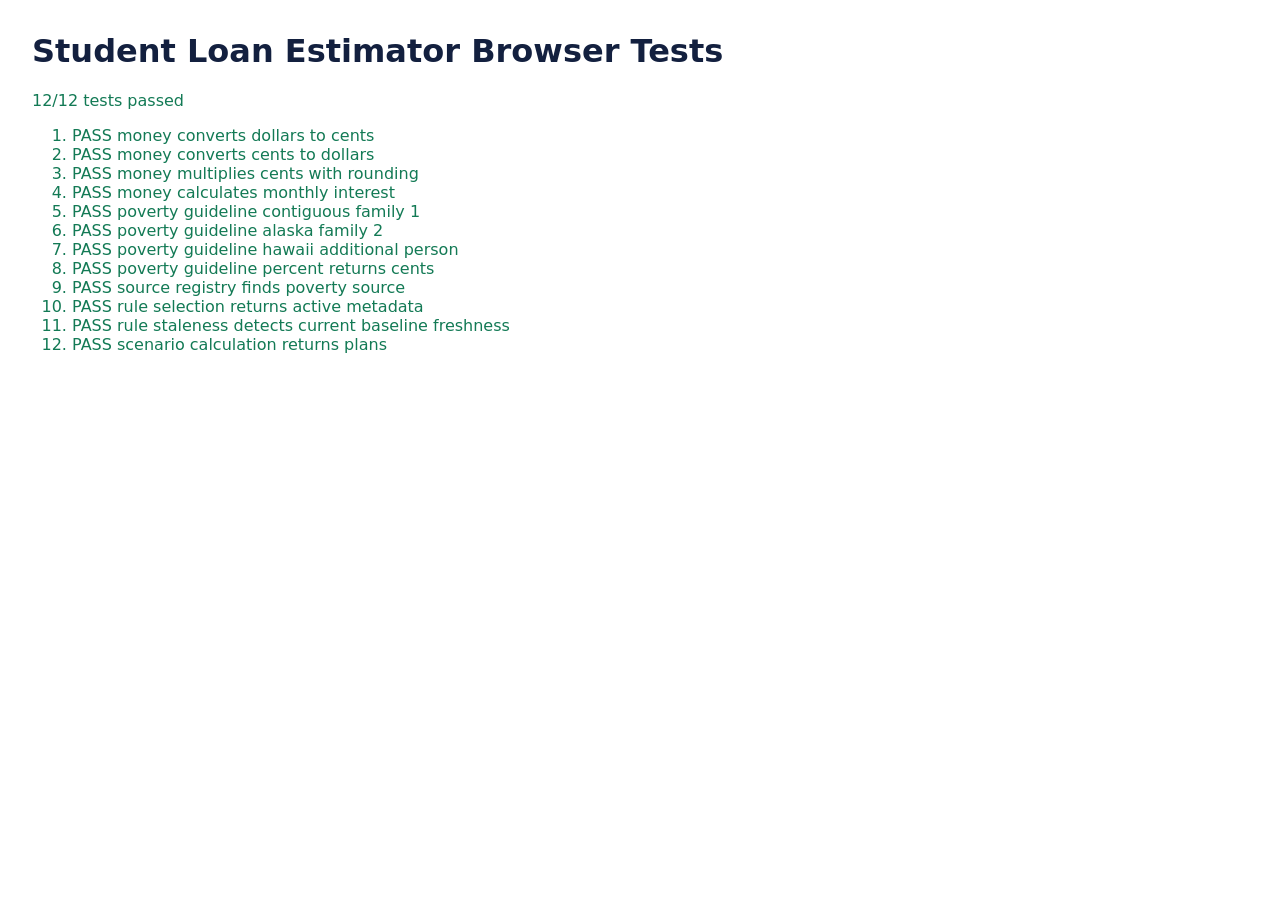
<file: tests/test-runner.html>
<!doctype html>
<html lang="en">
<head>
  <meta charset="utf-8">
  <meta name="viewport" content="width=device-width, initial-scale=1">
  <title>Student Loan Estimator Tests</title>
  <style>
    body { font-family: system-ui, sans-serif; margin: 2rem; color: #13203f; }
    .pass { color: #137a55; }
    .fail { color: #b4234b; }
    pre { background: #f5f7fb; padding: 1rem; overflow: auto; }
  </style>
</head>
<body>
  <main>
    <h1>Student Loan Estimator Browser Tests</h1>
    <p id="summary">Running…</p>
    <ol id="results"></ol>
  </main>
  <script type="module" src="./test-runner.js"></script>
</body>
</html>
</file>
<file: css/tokens.css>
:root {
  --bg-1: #f8fbff;
  --bg-2: #f5f3ff;
  --surface: rgba(255, 255, 255, 0.86);
  --surface-strong: #ffffff;
  --text: #13203f;
  --muted: #44506f;
  --line: rgba(25, 42, 89, 0.16);
  --shadow: 0 24px 60px rgba(61, 84, 138, 0.18);
  --blue: #5bc8ff;
  --blue-strong: #2e8cff;
  --pink: #ff76c7;
  --orange: #ffb15c;
  --yellow: #ffe782;
  --purple: #8f73ff;
  --success: #1a8e66;
  --danger: #b43b63;
  --warning: #9e6700;
  --radius-lg: 28px;
  --radius-md: 20px;
  --radius-sm: 14px;
  --font-sans: Inter, ui-sans-serif, system-ui, -apple-system, BlinkMacSystemFont, "Segoe UI", sans-serif;
  --font-mono: ui-monospace, SFMono-Regular, Menlo, Consolas, monospace;
}
</file>
<file: css/base.css>
* { box-sizing: border-box; }
html { min-height: 100%; scroll-behavior: smooth; }
body {
  min-height: 100%;
  margin: 0;
  font-family: var(--font-sans);
  color: var(--text);
  background:
    radial-gradient(circle at 12% 20%, rgba(91, 200, 255, 0.28), transparent 24%),
    radial-gradient(circle at 88% 18%, rgba(255, 118, 199, 0.22), transparent 28%),
    radial-gradient(circle at 75% 75%, rgba(255, 177, 92, 0.22), transparent 26%),
    linear-gradient(180deg, #fcfeff 0%, var(--bg-2) 42%, #fff9f2 100%);
  overflow-x: hidden;
}
body::before {
  content: "";
  position: fixed;
  inset: 0;
  pointer-events: none;
  background-image:
    linear-gradient(rgba(116, 96, 255, 0.11) 1px, transparent 1px),
    linear-gradient(90deg, rgba(116, 96, 255, 0.11) 1px, transparent 1px);
  background-size: 54px 54px;
  mask-image: linear-gradient(180deg, rgba(0,0,0,.18), rgba(0,0,0,.02) 70%);
}
a { color: #234fbc; }
a:hover { color: #163682; }
img, svg { max-width: 100%; height: auto; }
button, input { font: inherit; }
:focus-visible { outline: 3px solid var(--blue-strong); outline-offset: 3px; }
.skip-link { position: absolute; left: -999px; top: 12px; z-index: 10; background: #fff; padding: 10px 12px; border-radius: 10px; }
.skip-link:focus { left: 12px; }
</file>
<file: css/layout.css>
.app { position: relative; max-width: 1180px; margin: 0 auto; padding: 28px 20px 56px; }
.site-header { display: flex; justify-content: space-between; align-items: center; gap: 16px; margin-bottom: 22px; }
.brand { display: inline-flex; align-items: center; gap: 12px; text-decoration: none; color: var(--text); font-weight: 850; }
.brand img { width: min(280px, 64vw); }
.nav { display: flex; flex-wrap: wrap; gap: 10px; }
.nav a { border: 1px solid var(--line); border-radius: 999px; padding: 9px 12px; background: rgba(255,255,255,.7); text-decoration: none; font-weight: 700; }
.hero { display: grid; grid-template-columns: minmax(0, 1.55fr) minmax(280px, .85fr); gap: 20px; align-items: stretch; }
.stack { display: grid; gap: 18px; }
.grid-3 { display: grid; grid-template-columns: repeat(3, 1fr); gap: 14px; }
.workspace { display: grid; grid-template-columns: 320px minmax(0, 1fr); gap: 18px; align-items: start; margin-top: 18px; }
.site-footer { margin-top: 36px; color: var(--muted); font-size: .95rem; }
@media (max-width: 860px) {
  .site-header, .hero, .workspace { grid-template-columns: 1fr; }
  .site-header { align-items: flex-start; flex-direction: column; }
  .grid-3 { grid-template-columns: 1fr; }
}
</file>
<file: css/components.css>
.panel, .hero-card {
  background: var(--surface);
  border: 1px solid rgba(255,255,255,.78);
  backdrop-filter: blur(14px);
  box-shadow: var(--shadow);
  border-radius: var(--radius-lg);
  padding: clamp(20px, 4vw, 34px);
}
.eyebrow { display: inline-flex; align-items: center; gap: 8px; width: fit-content; padding: 8px 12px; border-radius: 999px; font-size: .78rem; font-weight: 800; letter-spacing: .08em; text-transform: uppercase; color: #2a3f6d; background: linear-gradient(90deg, rgba(91,200,255,.24), rgba(255,118,199,.18)); border: 1px solid rgba(46,140,255,.15); }
h1 { margin: 16px 0 12px; font-size: clamp(2.35rem, 7vw, 4.5rem); line-height: .98; letter-spacing: -.05em; }
h2 { margin: 0 0 10px; font-size: clamp(1.35rem, 3vw, 2rem); }
h3 { margin: 0 0 8px; }
.lead { max-width: 72ch; color: #1a1f2b; line-height: 1.65; font-size: 1.06rem; }
.note { color: var(--muted); line-height: 1.55; }
.button, button { appearance: none; border: 0; border-radius: var(--radius-sm); padding: 12px 16px; cursor: pointer; display: inline-flex; align-items: center; justify-content: center; gap: 8px; text-decoration: none; font-weight: 800; transition: transform .16s ease, box-shadow .16s ease; }
.button:hover, button:hover { transform: translateY(-1px); }
.btn-primary { color: #16264f; background: linear-gradient(135deg, var(--yellow), #ffd17f 55%, #ffc497); box-shadow: 0 10px 28px rgba(255,175,92,.28); }
.btn-secondary { color: #17315f; background: linear-gradient(135deg, #ffffff, #eef6ff); border: 1px solid rgba(46,140,255,.15); box-shadow: 0 8px 22px rgba(51,70,138,.10); }
.actions { display: flex; flex-wrap: wrap; gap: 10px; margin-top: 22px; }
.stat { background: linear-gradient(180deg, rgba(255,255,255,.92), rgba(255,255,255,.7)); border: 1px solid var(--line); border-radius: 18px; padding: 16px; min-height: 124px; }
.stat .label { color: var(--muted); font-size: .85rem; font-weight: 800; }
.stat .value { margin-top: 8px; font-size: 1.35rem; font-weight: 900; }
.disclaimer { border-left: 5px solid var(--purple); background: rgba(255,255,255,.78); padding: 16px; border-radius: 16px; color: #263451; line-height: 1.55; }
.input-row { display: grid; gap: 8px; margin: 14px 0; }
.input-row label { font-weight: 800; }
.input-row input { width: 100%; border: 1px solid var(--line); border-radius: 12px; padding: 12px; background: rgba(255,255,255,.92); color: var(--text); }
.result-card { border: 1px solid var(--line); border-radius: 18px; background: rgba(255,255,255,.74); padding: 16px; }
.result-card strong { display: block; font-size: 1.75rem; margin-top: 4px; }
.chip { display: inline-flex; width: fit-content; border-radius: 999px; padding: 6px 10px; background: rgba(91,200,255,.18); color: #1e416f; font-size: .82rem; font-weight: 800; }
select { width: 100%; border: 1px solid var(--line); border-radius: 12px; padding: 12px; background: rgba(255,255,255,.92); color: var(--text); }
.table-wrap { overflow-x: auto; margin: 12px 0 18px; }
table { width: 100%; border-collapse: collapse; min-width: 640px; background: rgba(255,255,255,.72); border-radius: 16px; overflow: hidden; }
th, td { padding: 12px; border-bottom: 1px solid var(--line); text-align: left; vertical-align: top; }
th { background: rgba(91,200,255,.16); font-size: .9rem; }
.btn-danger { background: linear-gradient(135deg, #ffd6e7, #ffe9f2); color: #7b1f49; border: 1px solid rgba(180,59,99,.18); }
svg.payment-chart { width: 100%; min-height: 220px; }
svg.payment-chart text { fill: var(--muted); font-size: 12px; }

.stepper { display: grid; gap: .5rem; margin: 1rem 0; padding: 0; list-style: none; }
.stepper li { border: 1px solid var(--color-border, #d7deef); border-radius: 999px; padding: .45rem .7rem; color: var(--color-muted, #52627d); font-weight: 700; }
.stepper li.active { background: #e7f8ff; border-color: #8fdcff; color: #12204a; }
.onboarding-step { border: 0; margin: 0; padding: 0; }
.onboarding-step legend { font-size: 1.05rem; font-weight: 800; margin-bottom: .75rem; }
.why-we-ask, .error-summary { border-left: 4px solid #8f73ff; background: #f7f4ff; border-radius: .75rem; padding: .75rem; }
.error-summary:empty { display: none; }
.detailed-only { border: 1px dashed #9fb2d4; border-radius: 1rem; padding: .75rem; margin: .75rem 0; }
.assumption-list { display: grid; gap: .5rem; }
.review-item { border: 1px solid #d7deef; border-radius: .75rem; padding: .55rem .7rem; }
@media (min-width: 760px) { .stepper { grid-template-columns: repeat(5, minmax(0, 1fr)); } }
.info-button { width: 1.45rem; min-height: 1.45rem; border-radius: 999px; padding: 0; margin-left: .25rem; font-size: .8rem; line-height: 1; background: #fff; border: 1px solid #9fb2d4; color: #17315f; }
.table-help { min-height: 2.25rem; border: 1px solid #d7deef; border-radius: .75rem; padding: .55rem .7rem; background: #f8fbff; color: #263451; margin: .5rem 0 1rem; }
.table-help:empty { display: none; }
.group-row th { background: #eef6ff; color: #12204a; font-size: .95rem; text-transform: uppercase; letter-spacing: .04em; }
</file>
<file: css/charts.css>
.chart-placeholder { border: 1px dashed rgba(35,79,188,.35); border-radius: 18px; padding: 18px; background: rgba(255,255,255,.55); color: var(--muted); }
.charts-panel { display: grid; gap: 1rem; margin: 1.5rem 0; }
.chart-card { border: 1px solid var(--line); border-radius: 1rem; padding: 1rem; background: rgba(255,255,255,.72); }
.chart-callout { border: 1px solid #9fb2d4; border-radius: .85rem; padding: .75rem; background: #f8fbff; color: #12204a; font-weight: 700; }
.chart-point { cursor: pointer; outline: none; transition: r .16s ease, opacity .16s ease; }
.chart-point:hover, .chart-point:focus, .chart-point.active { r: 8; stroke: #12204a; stroke-width: 3; }
.interactive-chart.has-active-point .chart-line, .interactive-chart.has-active-point .chart-point { opacity: .25; }
.interactive-chart.has-active-point .chart-line.active, .interactive-chart.has-active-point .chart-point.active { opacity: 1; }
.chart-line { transition: opacity .16s ease, stroke-width .16s ease; }
.chart-line.active { stroke-width: 6; }
</file>
<file: css/utilities.css>
.visually-hidden { position: absolute !important; width: 1px; height: 1px; padding: 0; margin: -1px; overflow: hidden; clip: rect(0 0 0 0); white-space: nowrap; border: 0; }
.hidden { display: none !important; }
</file>
<file: css/print.css>
@media print {
  body { background: #fff; color: #000; }
  body::before, .nav, .actions, .skip-link { display: none !important; }
  .app { max-width: none; padding: 0; }
  .panel, .hero-card { box-shadow: none; border: 1px solid #999; break-inside: avoid; }
  a { color: #000; text-decoration: underline; }
}
</file>
